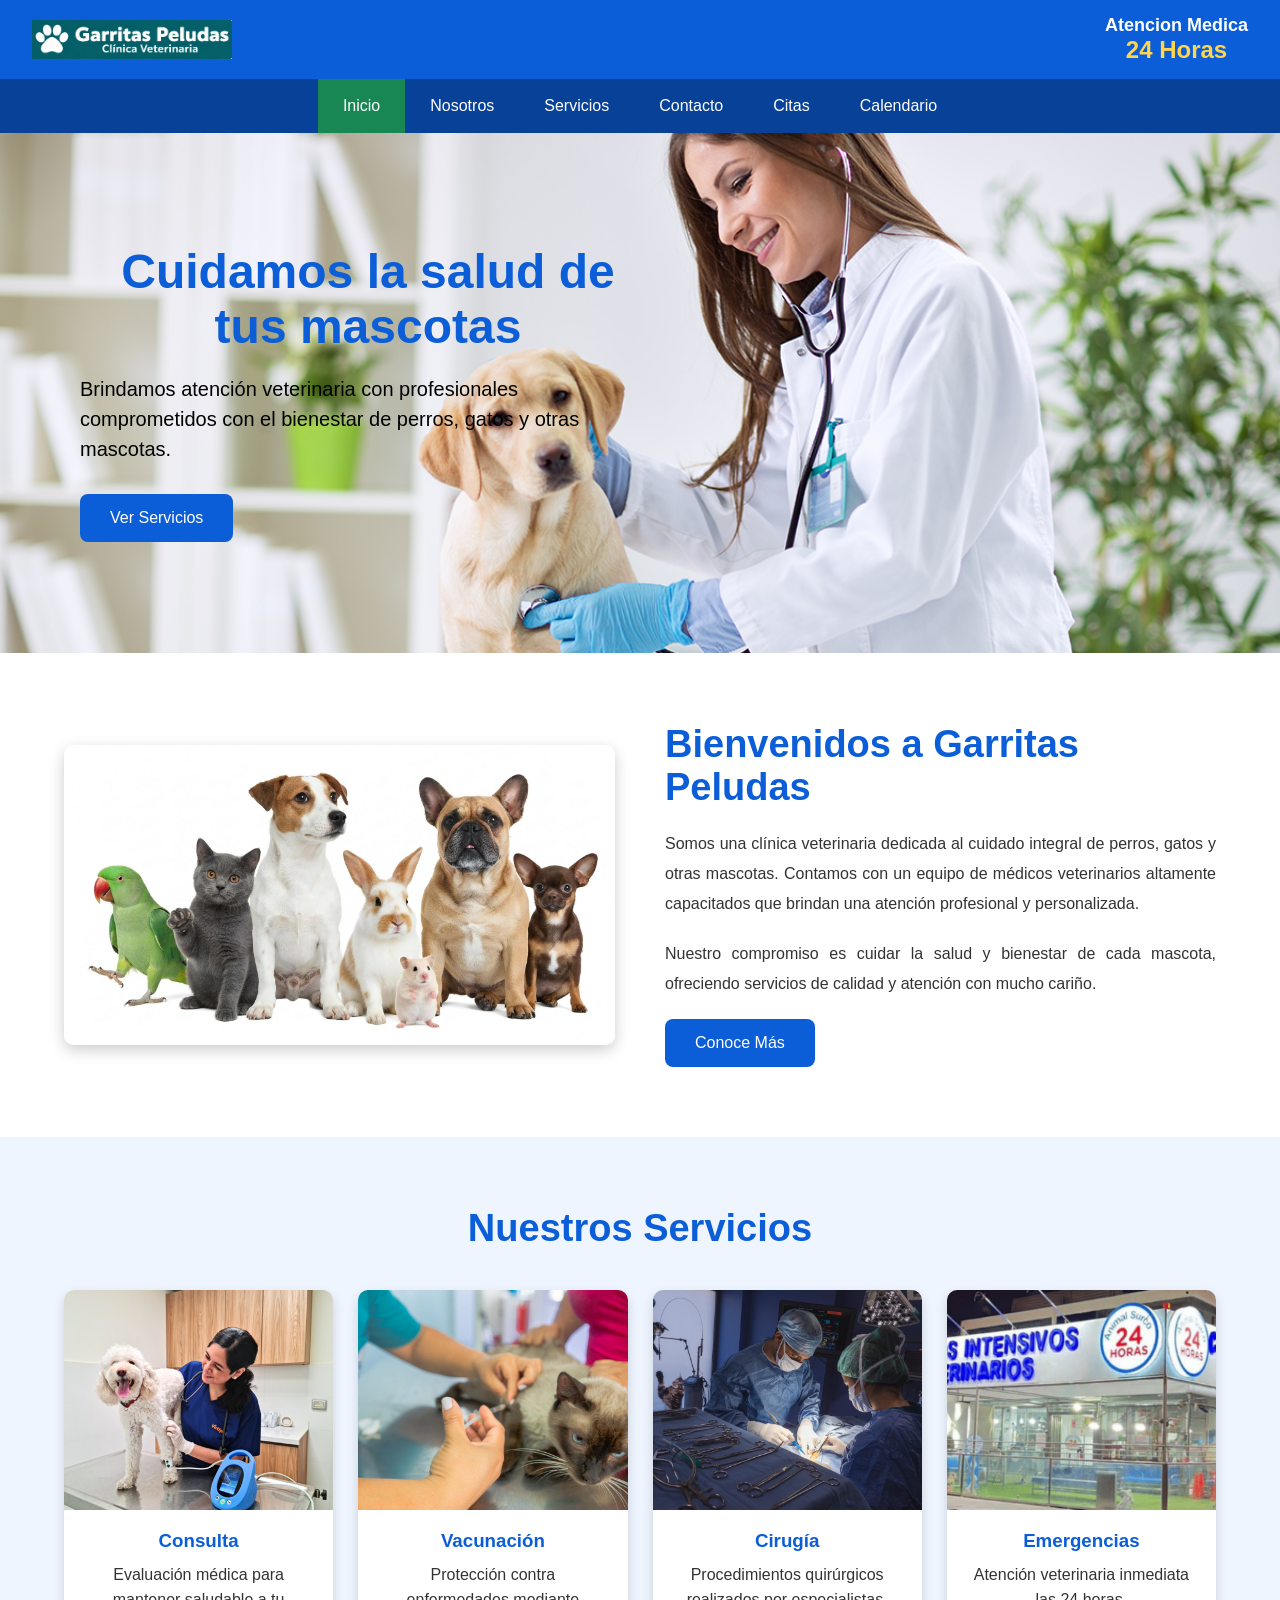
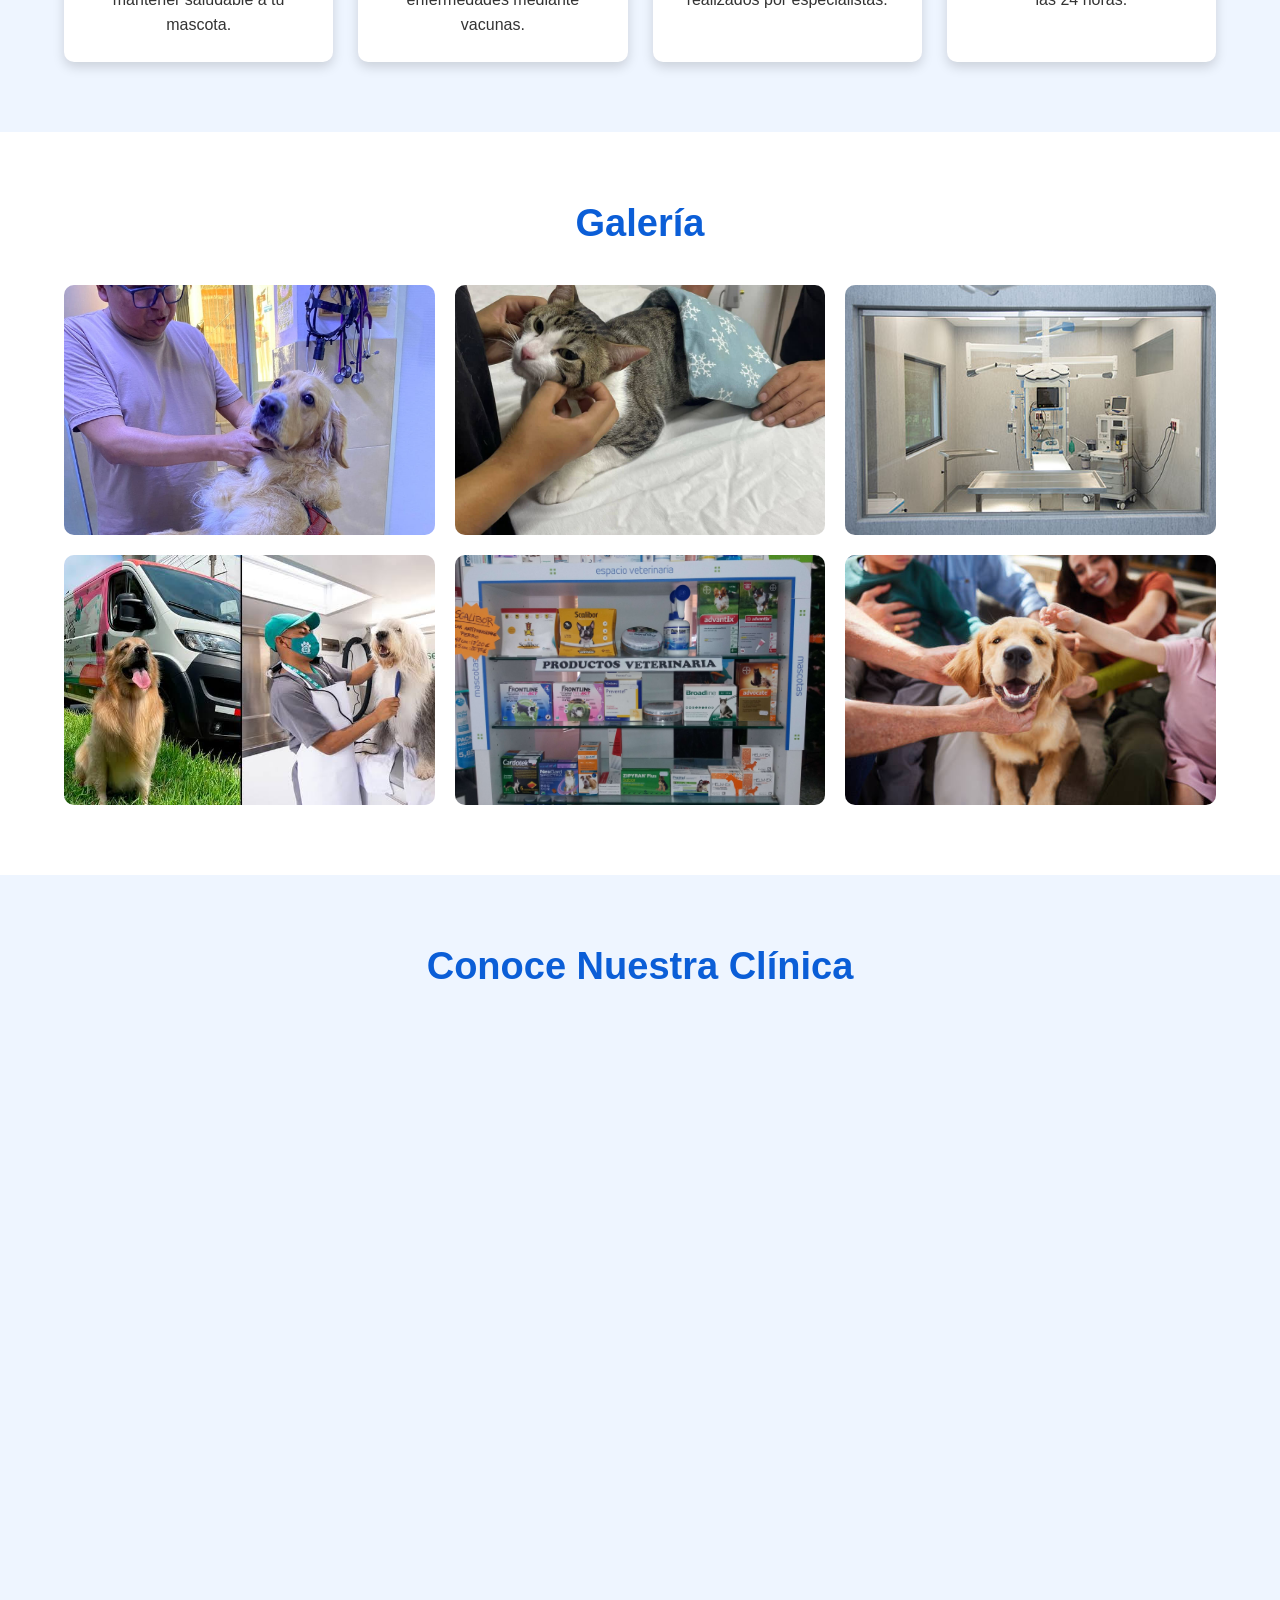
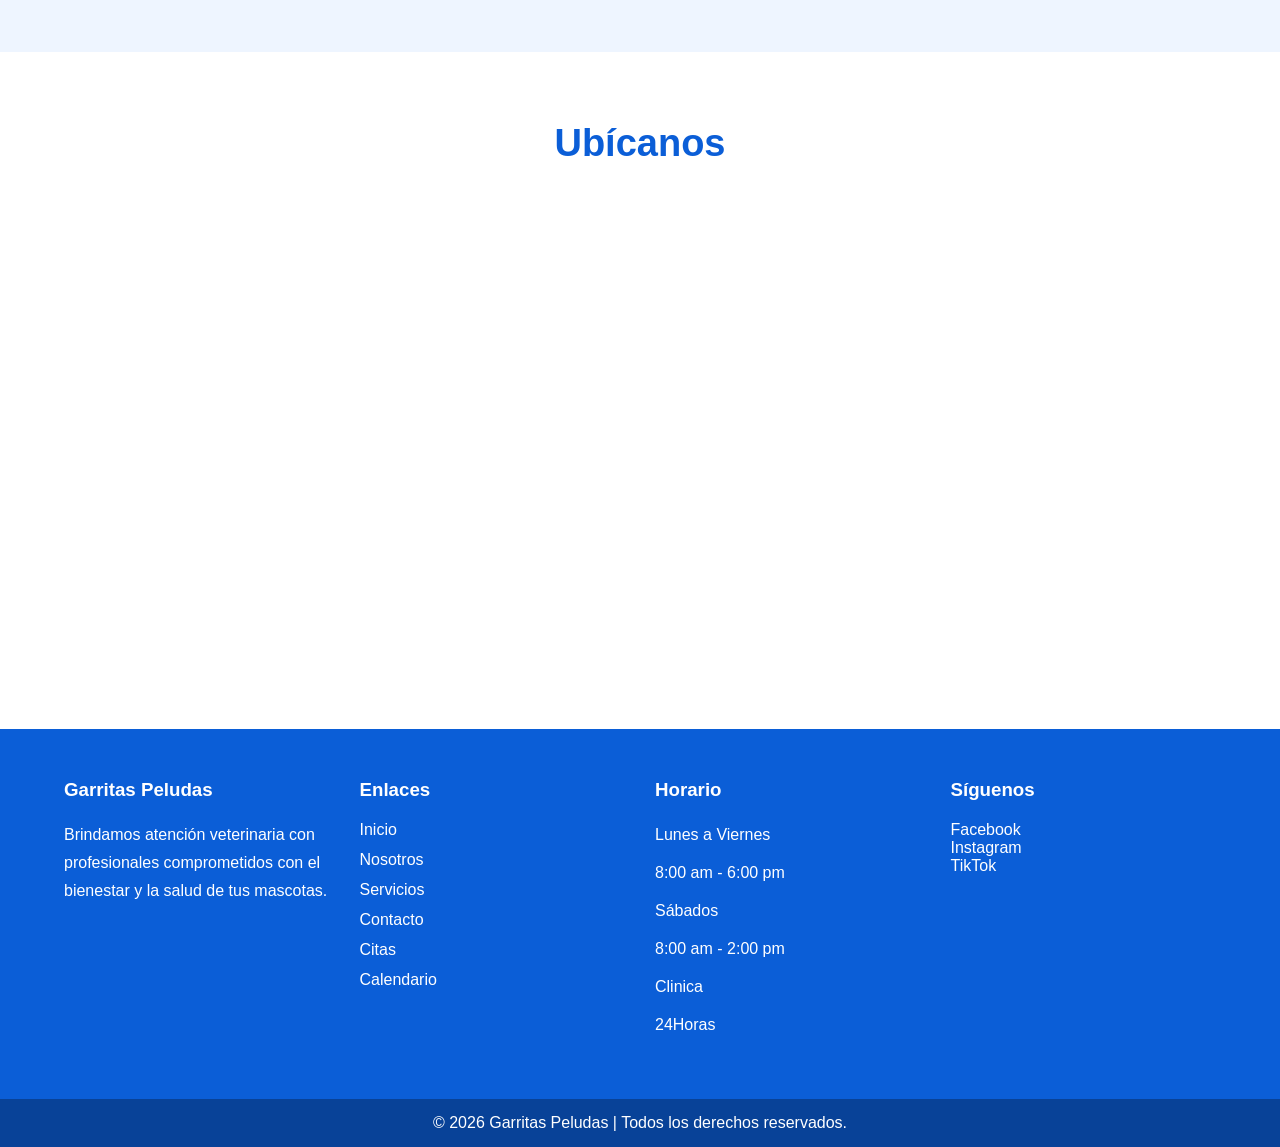
<file: index.html>
<!DOCTYPE html>
<html lang="es">

<head>

    <meta charset="UTF-8">

    <meta name="viewport" content="width=device-width, initial-scale=1.0">

    <title>Garritas Peludas | Clínica Veterinaria</title>

    <link rel="stylesheet" href="css/estilos_index.css">
    <link rel="stylesheet" href="css/estilos_general.css">
    <link rel="stylesheet" href="css/animaciones.css">

</head>

<body>

    <!-- HEADER -->

    <header>

        <div class="contenedor-header">

            <div class="logo">

                <a href="index.html">

                    <img src="img/logo1.png" alt="Garritas Peludas">

                </a>

            </div>

            <div class="atencion">
                <p>Atencion Medica </p>
                <p>24 Horas</p>
            </div>
            <div class="menu-hamburguesa" id="btnMenu">

                ☰

            </div>

        </div>

    </header>

    <!-- MENÚ -->

    <nav id="menu">

        <ul class="menu">

            <li><a href="index.html" class="activo">Inicio</a></li>

            <li><a href="pages/nosotros.html">Nosotros</a></li>
            <li><a href="pages/servicios.html">Servicios</a></li>
            <li><a href="pages/contacto.html">Contacto</a></li>
            <li><a href="pages/cita.html">Citas</a></li>
            <li><a href="pages/calendario.html">Calendario</a></li>

        </ul>

    </nav>

    <!-- CONTENIDO -->

    <main>

        <!-- BANNER -->

        <section id="banner">

            <div class="banner-texto">

                <h2>Cuidamos la salud de tus mascotas</h2>

                <p>

                    Brindamos atención veterinaria con profesionales
                    comprometidos con el bienestar de perros, gatos y otras mascotas.

                </p>

                <a href="pages/servicios.html" class="boton">

                    Ver Servicios

                </a>

            </div>

        </section>

        <!-- BIENVENIDOS -->

        <section id="bienvenida">

            <div class="contenedor">

                <div class="bienvenida-grid">

                    <div class="bienvenida-imagen">

                        <img src="img/bienvenida.jpg" alt="Veterinaria">

                    </div>

                    <div class="bienvenida-texto">

                        <h2>Bienvenidos a Garritas Peludas</h2>

                        <p>
                            Somos una clínica veterinaria dedicada al cuidado integral de
                            perros, gatos y otras mascotas. Contamos con un equipo de
                            médicos veterinarios altamente capacitados que brindan una
                            atención profesional y personalizada.
                        </p>

                        <p>
                            Nuestro compromiso es cuidar la salud y bienestar de cada
                            mascota, ofreciendo servicios de calidad y atención con mucho
                            cariño.
                        </p>

                        <a href="pages/nosotros.html" class="boton">
                            Conoce Más
                        </a>

                    </div>

                </div>

            </div>

        </section>

        <!-- SERVICIOS -->

        <section id="servicios">

            <div class="contenedor">

                <h2>Nuestros Servicios</h2>

                <div class="servicios-grid">

                    <article class="card">

                        <img src="img/consulta.png" alt="Consulta">

                        <h3>Consulta</h3>

                        <p>Evaluación médica para mantener saludable a tu mascota.</p>

                    </article>

                    <article class="card">

                        <img src="img/vacunacion.jpg" alt="Vacunación">

                        <h3>Vacunación</h3>

                        <p>Protección contra enfermedades mediante vacunas.</p>

                    </article>

                    <article class="card">

                        <img src="img/cirugia.jpeg" alt="Cirugía">

                        <h3>Cirugía</h3>

                        <p>Procedimientos quirúrgicos realizados por especialistas.</p>

                    </article>

                    <article class="card">

                        <img src="img/24horas.png" alt="Emergencias">

                        <h3>Emergencias</h3>

                        <p>Atención veterinaria inmediata las 24 horas.</p>

                    </article>

                </div>

            </div>

        </section>

        <!-- GALERÍA -->

        <section id="galeria">

            <div class="contenedor">

                <h2>Galería</h2>

                <div class="galeria-grid">

                    <img src="img/galeria1.jpeg" alt="">
                    <img src="img/galeria2.jpg" alt="">
                    <img src="img/galeria3.jpg" alt="">
                    <img src="img/galeria4.jpg" alt="">
                    <img src="img/galeria5.jpg" alt="">
                    <img src="img/galeria6.jpg" alt="">

                </div>

            </div>

        </section>

        <!-- VIDEO -->

        <section id="video">

            <div class="contenedor">

                <h2>Conoce Nuestra Clínica</h2>


                <iframe title="Video Clínica Veterinaria" allowfullscreen width="560" height="315"
                    src="https://www.youtube.com/embed/4jKb6MflPKk?si=5scPnwEdbNn3qOAX" title="YouTube video player"
                    frameborder="0"
                    allow="accelerometer; autoplay; clipboard-write; encrypted-media; gyroscope; picture-in-picture; web-share"
                    referrerpolicy="strict-origin-when-cross-origin" allowfullscreen></iframe>

            </div>

        </section>

        <!-- MAPA -->

        <section id="mapa">

            <div class="contenedor">

                <h2>Ubícanos</h2>

                <iframe
                    src="https://www.google.com/maps/embed?pb=!1m18!1m12!1m3!1d7802.646874086674!2d-77.01477752821229!3d-12.089996142963217!2m3!1f0!2f0!3f0!3m2!1i1024!2i768!4f13.1!3m3!1m2!1s0x9105c7d25b5c9fff%3A0x12df4ed8512610d9!2sAv.%20Javier%20Prado%20Este%201234%2C%20San%20Isidro%2015036!5e0!3m2!1ses-419!2spe!4v1784521229875!5m2!1ses-419!2spe"
                    width="600" height="450" style="border:0;" allowfullscreen="" loading="lazy"
                    referrerpolicy="strict-origin-when-cross-origin" allowfullscreen="" loading="lazy">

                </iframe>

            </div>

        </section>
    </main>

    <!-- FOOTER -->

    <footer>

        <div class="contenedor-footer">

            <div class="footer-columna">

                <h3>Garritas Peludas</h3>

                <p>
                    Brindamos atención veterinaria con profesionales
                    comprometidos con el bienestar y la salud de tus mascotas.
                </p>

            </div>

            <div class="footer-columna">

                <h3>Enlaces</h3>

                <ul>

                    <li><a href="index.html" class="activo">Inicio</a></li>

                    <li><a href="pages/nosotros.html">Nosotros</a></li>

                    <li><a href="pages/servicios.html">Servicios</a></li>
                     <li><a href="pages/contacto.html">Contacto</a></li>
                    <li><a href="pages/cita.html">Citas</a></li>
                    <li><a href="pages/calendario.html">Calendario</a></li>
                   


                </ul>

            </div>

            <div class="footer-columna">

                <h3>Horario</h3>

                <p>Lunes a Viernes</p>

                <p>8:00 am - 6:00 pm</p>

                <p>Sábados</p>

                <p>8:00 am - 2:00 pm</p>

                <p>Clinica</p>

                <p>24Horas</p>

            </div>

            <div class="footer-columna">

                <h3>Síguenos</h3>

                <a href="#">Facebook</a><br>

                <a href="#">Instagram</a><br>

                <a href="#">TikTok</a>

            </div>

        </div>

        <div class="copy">

            <p>

                © 2026 Garritas Peludas | Todos los derechos reservados.

            </p>

        </div>

    </footer>

    <script src="js/menu.js"></script>

</body>

</html>
</file>
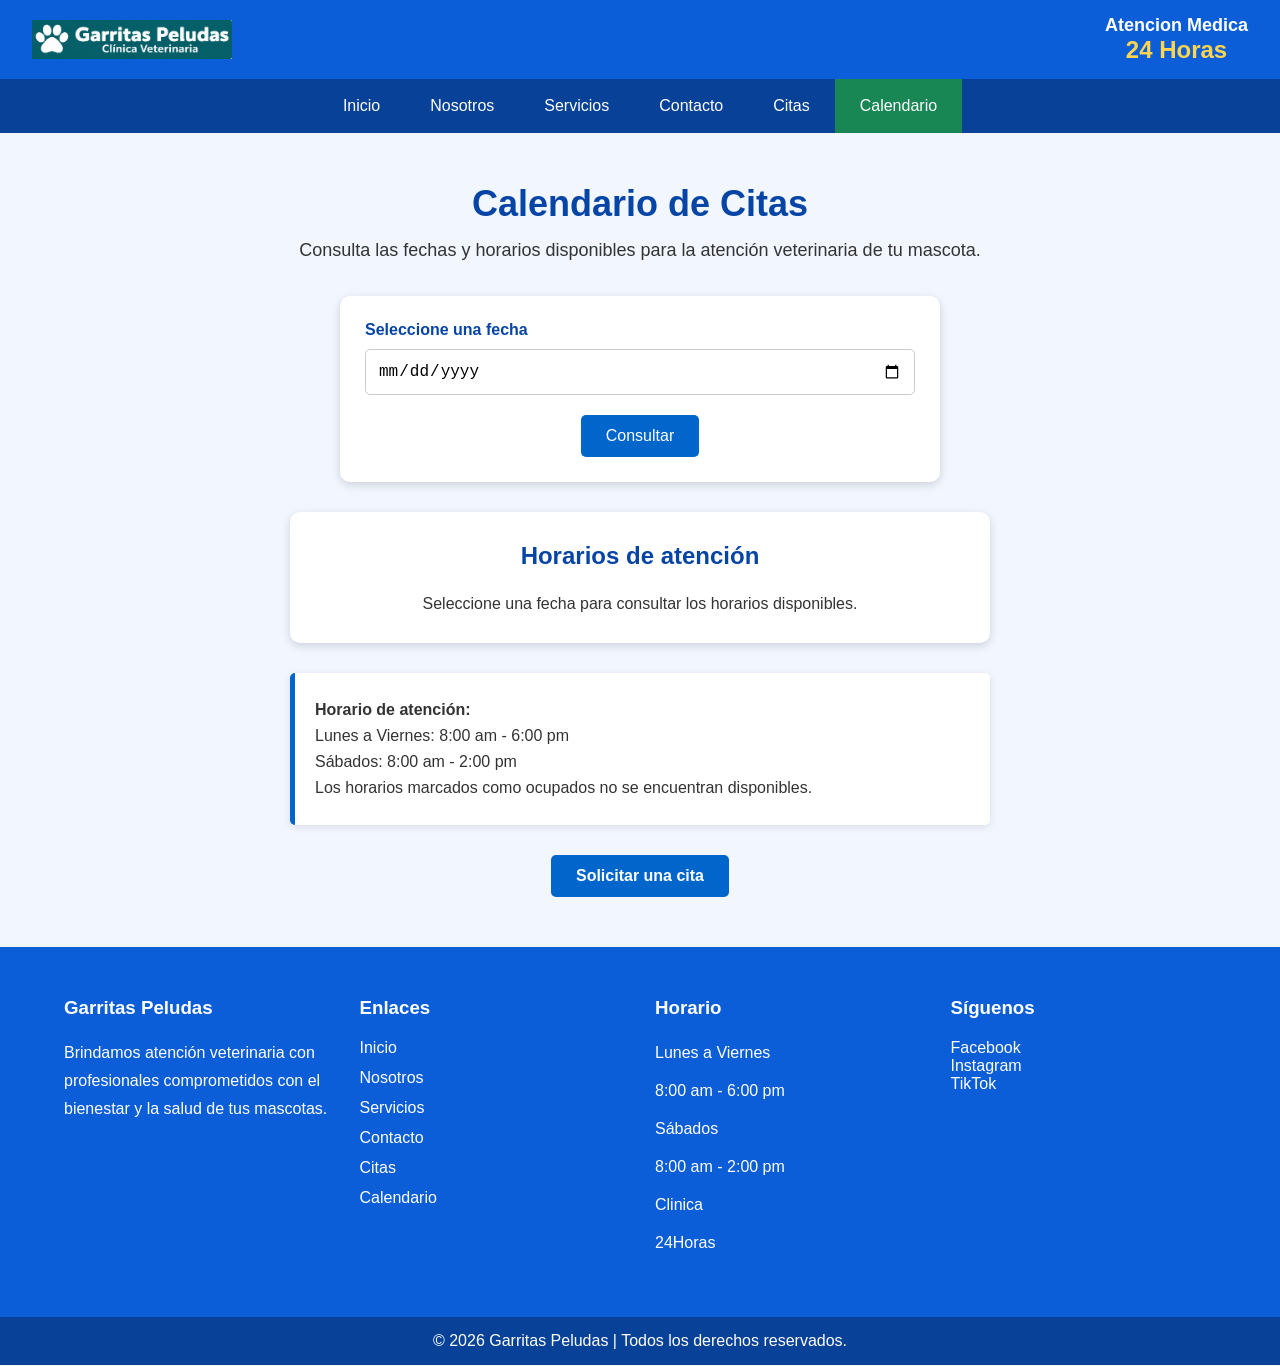
<file: pages/calendario.html>
<!DOCTYPE html>
<html lang="es">

<head>
    <meta charset="UTF-8">
    <meta name="viewport" content="width=device-width, initial-scale=1.0">

    <title>Garritas Peludas | Calendario de Citas</title>

    <link rel="stylesheet" href="../css/estilos_calendario.css">
    <link rel="stylesheet" href="../css/estilos_general.css">
    <link rel="stylesheet" href="../css/animaciones.css">
</head>

<body>

    <!-- HEADER -->

    <header>

        <div class="contenedor-header">

            <div class="logo">

                <a href="../index.html">

                    <img src="../img/logo1.png" alt="Garritas Peludas">

                </a>

            </div>

            <div class="atencion">

                <p>Atencion Medica</p>

                <p>24 Horas</p>

            </div>

            <div class="menu-hamburguesa" id="btnMenu">

                ☰

            </div>

        </div>

    </header>


    <!-- MENÚ -->

    <nav id="menu">

        <ul class="menu">

            <li><a href="../index.html">Inicio</a></li>
            <li><a href="../pages/nosotros.html">Nosotros</a></li>
            <li><a href="../pages/servicios.html">Servicios</a></li>
            <li><a href="../pages/contacto.html">Contacto</a></li>
            <li><a href="../pages/cita.html">Citas</a></li>
            <li><a href="../pages/calendario.html" class="activo">Calendario</a></li>

        </ul>

    </nav>


    <!-- CONTENIDO PRINCIPAL -->

    <main>

        <section id="calendario">

            <div class="contenedor">

                <h2>Calendario de Citas</h2>

                <p>
                    Consulta las fechas y horarios disponibles para
                    la atención veterinaria de tu mascota.
                </p>


                <!-- CONSULTA DE FECHA -->

                <div class="consulta-fecha">

                    <label for="fechaConsulta">
                        Seleccione una fecha
                    </label>

                    <input type="date" id="fechaConsulta">

                    <input type="button" value="Consultar" onclick="mostrarCitas()">

                </div>


                <!-- RESULTADO -->

                <div id="resultadoCalendario">

                    <h3>Horarios de atención</h3>

                    <div id="listaHorarios">

                        <p>
                            Seleccione una fecha para consultar
                            los horarios disponibles.
                        </p>

                    </div>

                </div>


                <!-- INFORMACIÓN -->

                <div class="informacion-calendario">

                    <p>
                        <strong>Horario de atención:</strong>
                    </p>

                    <p>
                        Lunes a Viernes: 8:00 am - 6:00 pm
                    </p>

                    <p>
                        Sábados: 8:00 am - 2:00 pm
                    </p>

                    <p>
                        Los horarios marcados como ocupados
                        no se encuentran disponibles.
                    </p>

                </div>


                <!-- BOTÓN PARA SOLICITAR CITA -->

                <div class="boton-cita">

                    <a href="../pages/cita.html">
                        Solicitar una cita
                    </a>

                </div>

            </div>

        </section>

    </main>


    <!-- FOOTER -->

    <footer>

        <div class="contenedor-footer">


            <div class="footer-columna">

                <h3>Garritas Peludas</h3>

                <p>
                    Brindamos atención veterinaria con profesionales
                    comprometidos con el bienestar y la salud de tus mascotas.
                </p>

            </div>


            <div class="footer-columna">

                <h3>Enlaces</h3>

                <ul>

                    <li>
                        <a href="../index.html">
                            Inicio
                        </a>
                    </li>

                    <li>
                        <a href="../pages/nosotros.html">
                            Nosotros
                        </a>
                    </li>

                    <li>
                        <a href="../pages/servicios.html">
                            Servicios
                        </a>
                    </li>

                    <li>
                        <a href="../pages/contacto.html">
                            Contacto
                        </a>
                    </li>

                    <li>
                        <a href="../pages/cita.html">
                            Citas
                        </a>
                    </li>

                    <li>
                        <a href="../pages/calendario.html">
                            Calendario
                        </a>
                    </li>

                </ul>

            </div>


            <div class="footer-columna">

                <h3>Horario</h3>

                <p>
                    Lunes a Viernes
                </p>

                <p>
                    8:00 am - 6:00 pm
                </p>

                <p>
                    Sábados
                </p>

                <p>
                    8:00 am - 2:00 pm
                </p>

                <p>
                    Clinica
                </p>

                <p>
                    24Horas
                </p>

            </div>


            <div class="footer-columna">

                <h3>Síguenos</h3>

                <a href="#">
                    Facebook
                </a>

                <br>

                <a href="#">
                    Instagram
                </a>

                <br>

                <a href="#">
                    TikTok
                </a>

            </div>

        </div>


        <div class="copy">

            <p>
                © 2026 Garritas Peludas | Todos los derechos reservados.
            </p>

        </div>

    </footer>


    <script src="../js/menu.js"></script>
    <script src="../js/calendario.js"></script>

</body>

</html>
</file>
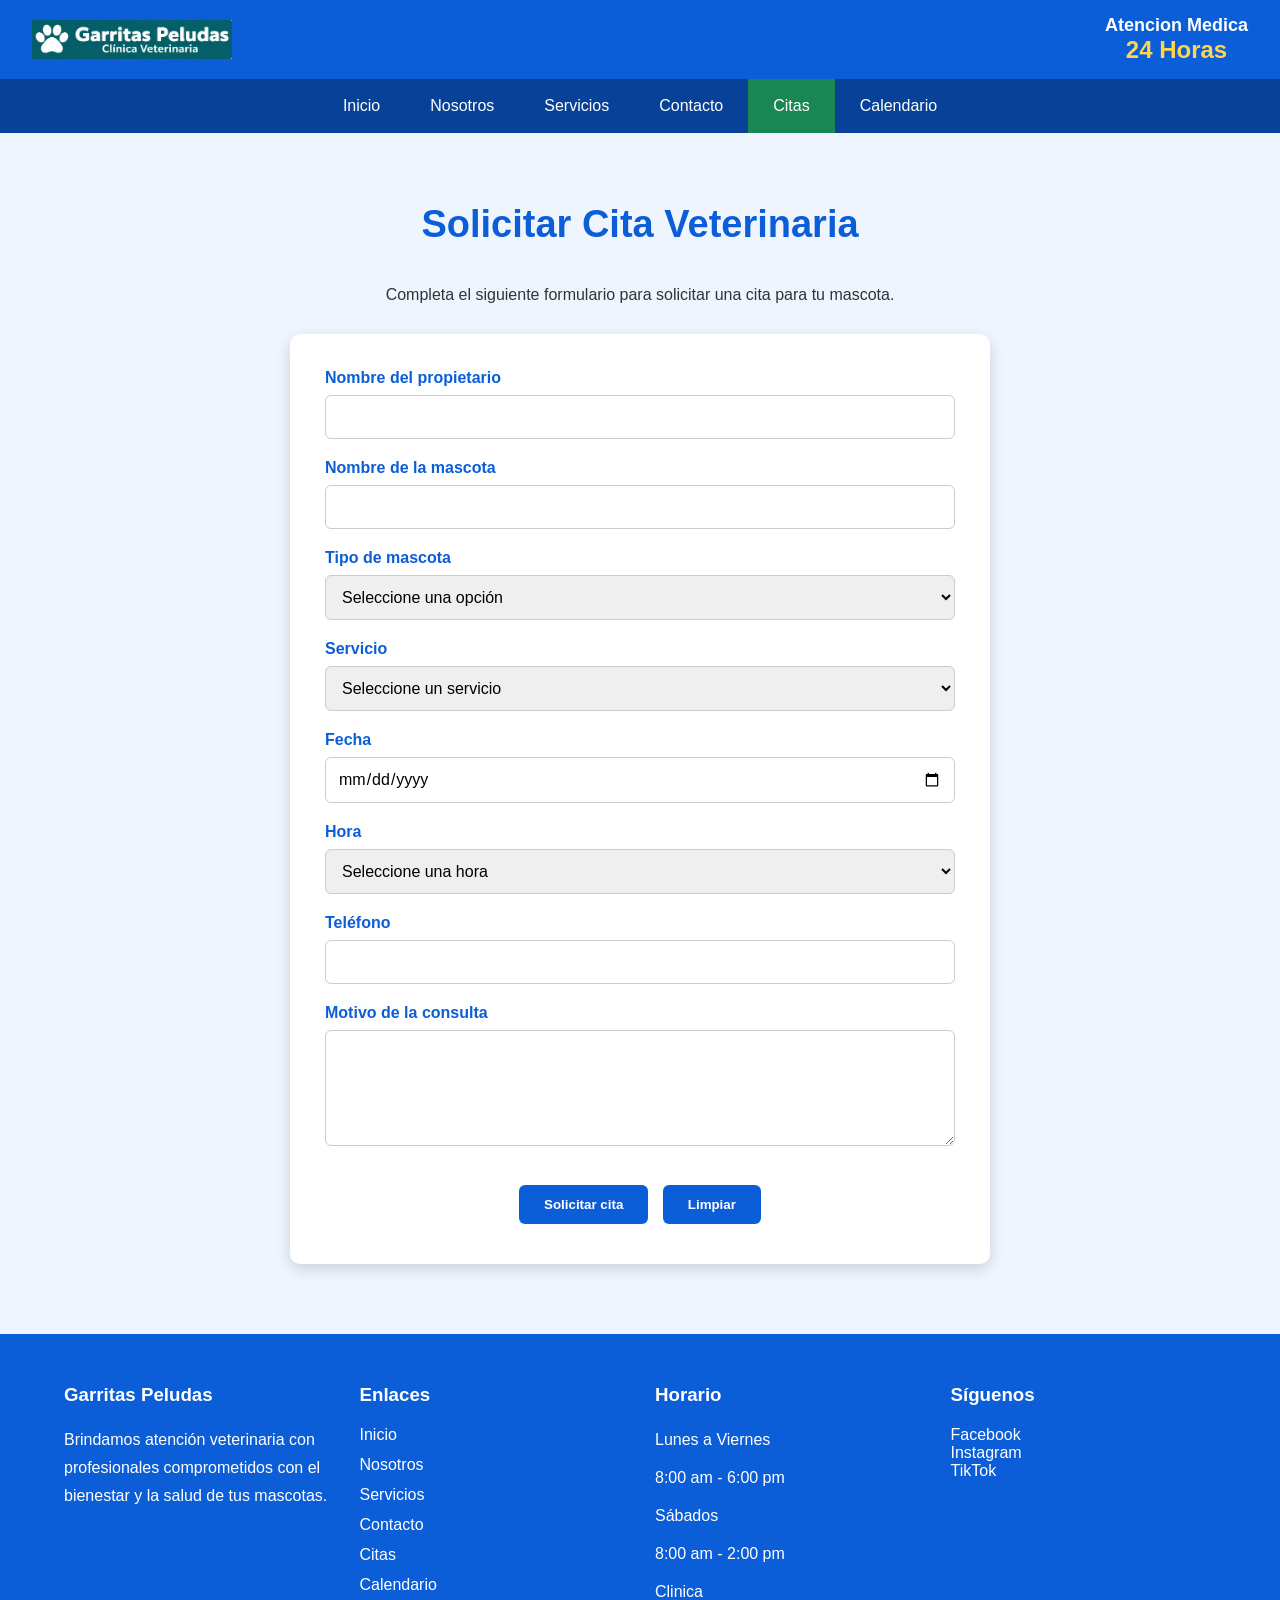
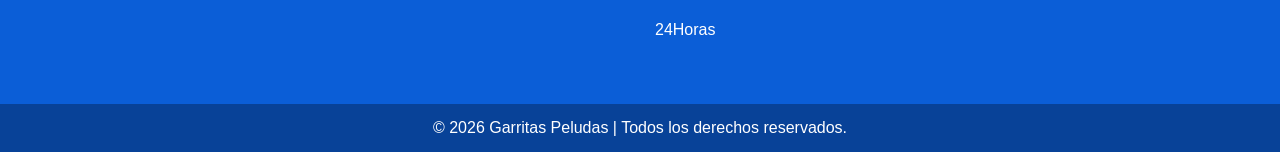
<file: pages/cita.html>
<!DOCTYPE html>
<html lang="es">

<head>
    <meta charset="UTF-8">
    <meta name="viewport" content="width=device-width, initial-scale=1.0">
    <title>Garritas Peludas | Solicitar Cita</title>
    <link rel="stylesheet" href="../css/estilos_cita.css">
    <link rel="stylesheet" href="../css/estilos_general.css">
    <link rel="stylesheet" href="../css/animaciones.css">
</head>

<body>

    <!-- HEADER -->
    <header>
        <div class="contenedor-header">
            <div class="logo">
                <a href="../index.html">
                    <img src="../img/logo1.png" alt="Garritas Peludas">
                </a>
            </div>
            <div class="atencion">
                <p>Atencion Medica </p>
                <p>24 Horas</p>
            </div>
            <div class="menu-hamburguesa" id="btnMenu">
                ☰
            </div>
        </div>
    </header>

    <!-- MENÚ -->
    <nav id="menu">
        <ul class="menu">
            <li><a href="../index.html">Inicio</a></li>
            <li><a href="../pages/nosotros.html">Nosotros</a></li>
            <li><a href="../pages/servicios.html">Servicios</a></li>
            <li><a href="../pages/contacto.html">Contacto</a></li>
            <li><a href="../pages/cita.html" class="activo">Citas</a></li>
            <li><a href="../pages/calendario.html">Calendario</a></li>
        </ul>
    </nav>

    <!-- CONTENIDO -->
    <main>
        <section id="cita">
            <div class="contenedor">
                <h2>Solicitar Cita Veterinaria</h2>
                <p>Completa el siguiente formulario para solicitar una cita para tu mascota.</p>
                <form id="formulario-cita">
                    <label for="propietario">Nombre del propietario</label>

                    <input type="text" id="propietario">
                    <label for="mascota">Nombre de la mascota</label>

                    <input type="text" id="mascota">

                    <label for="tipoMascota">Tipo de mascota</label>

                    <select id="tipoMascota">
                        <option value="">Seleccione una opción</option>
                        <option value="Perro">Perro</option>
                        <option value="Gato">Gato</option>
                        <option value="Ave">Ave</option>
                        <option value="Otro">Otro</option>
                    </select>

                    <label for="servicio">Servicio</label>

                    <select id="servicio">
                        <option value="">Seleccione un servicio</option>
                        <option value="Consulta Veterinaria">Consulta Veterinaria</option>
                        <option value="Vacunación">Vacunación </option>
                        <option value="Cirugía">Cirugía</option>
                        <option value="Desparasitación">Desparasitación</option>
                        <option value="Baño y Peluquería">Baño y Peluquería</option>
                        <option value="Farmacia Veterinaria">Farmacia Veterinaria</option>
                    </select>

                    <label for="fecha">Fecha</label>
                    <input type="date" id="fecha">

                    <label for="hora">Hora</label>
                    <select id="hora">
                        <option value="">Seleccione una hora</option>
                        <option value="08:00">08:00</option>
                        <option value="09:00">09:00</option>
                        <option value="10:00">10:00</option>
                        <option value="11:00">11:00</option>
                        <option value="12:00">12:00</option>
                        <option value="14:00">14:00</option>
                        <option value="15:00">15:00</option>
                        <option value="16:00">16:00</option>
                        <option value="17:00">17:00</option>
                    </select>

                    <label for="telefono">Teléfono</label>

                    <input type="text" id="telefono">

                    <label for="motivo">Motivo de la consulta</label>

                    <textarea id="motivo" rows="5"></textarea>

                    <div class="botones">
                        <input type="button" value="Solicitar cita" onclick="procesar()">
                        <input type="reset" value="Limpiar">
                    </div>
                </form>
                <div id="resultado" class="modal">

                    <div class="modal-contenido">

                        <h3 id="tituloResultado"></h3>

                        <p id="mensajeResultado"></p>

                        <button type="button" onclick="cerrarResultado()">
                            Cerrar
                        </button>

                    </div>

                </div>
        </section>
    </main>
    <!-- FOOTER -->

    <footer>

        <div class="contenedor-footer">
            <div class="footer-columna">
                <h3>Garritas Peludas</h3>
                <p>
                    Brindamos atención veterinaria con profesionales
                    comprometidos con el bienestar y la salud de tus mascotas.
                </p>

            </div>

            <div class="footer-columna">

                <h3>Enlaces</h3>

                <ul>
                    <li><a href="../index.html">Inicio</a></li>
                    <li><a href="../pages/nosotros.html">Nosotros</a></li>
                    <li><a href="../pages/servicios.html">Servicios</a></li>
                    <li><a href="../pages/contacto.html">Contacto</a></li>
                    <li><a href="../pages/cita.html">Citas</a></li>
                    <li><a href="../pages/calendario.html">Calendario</a></li>
                </ul>

            </div>

            <div class="footer-columna">

                <h3>Horario</h3>

                <p>Lunes a Viernes</p>

                <p>8:00 am - 6:00 pm</p>

                <p>Sábados</p>

                <p>8:00 am - 2:00 pm</p>

                <p>Clinica</p>

                <p>24Horas</p>

            </div>

            <div class="footer-columna">

                <h3>Síguenos</h3>

                <a href="#">Facebook</a><br>

                <a href="#">Instagram</a><br>

                <a href="#">TikTok</a>

            </div>

        </div>

        <div class="copy">

            <p>

                © 2026 Garritas Peludas | Todos los derechos reservados.

            </p>

        </div>

    </footer>

    <script src="../js/menu.js"></script>
    <script src="../js/cita.js"></script>
</body>

</html>
</file>
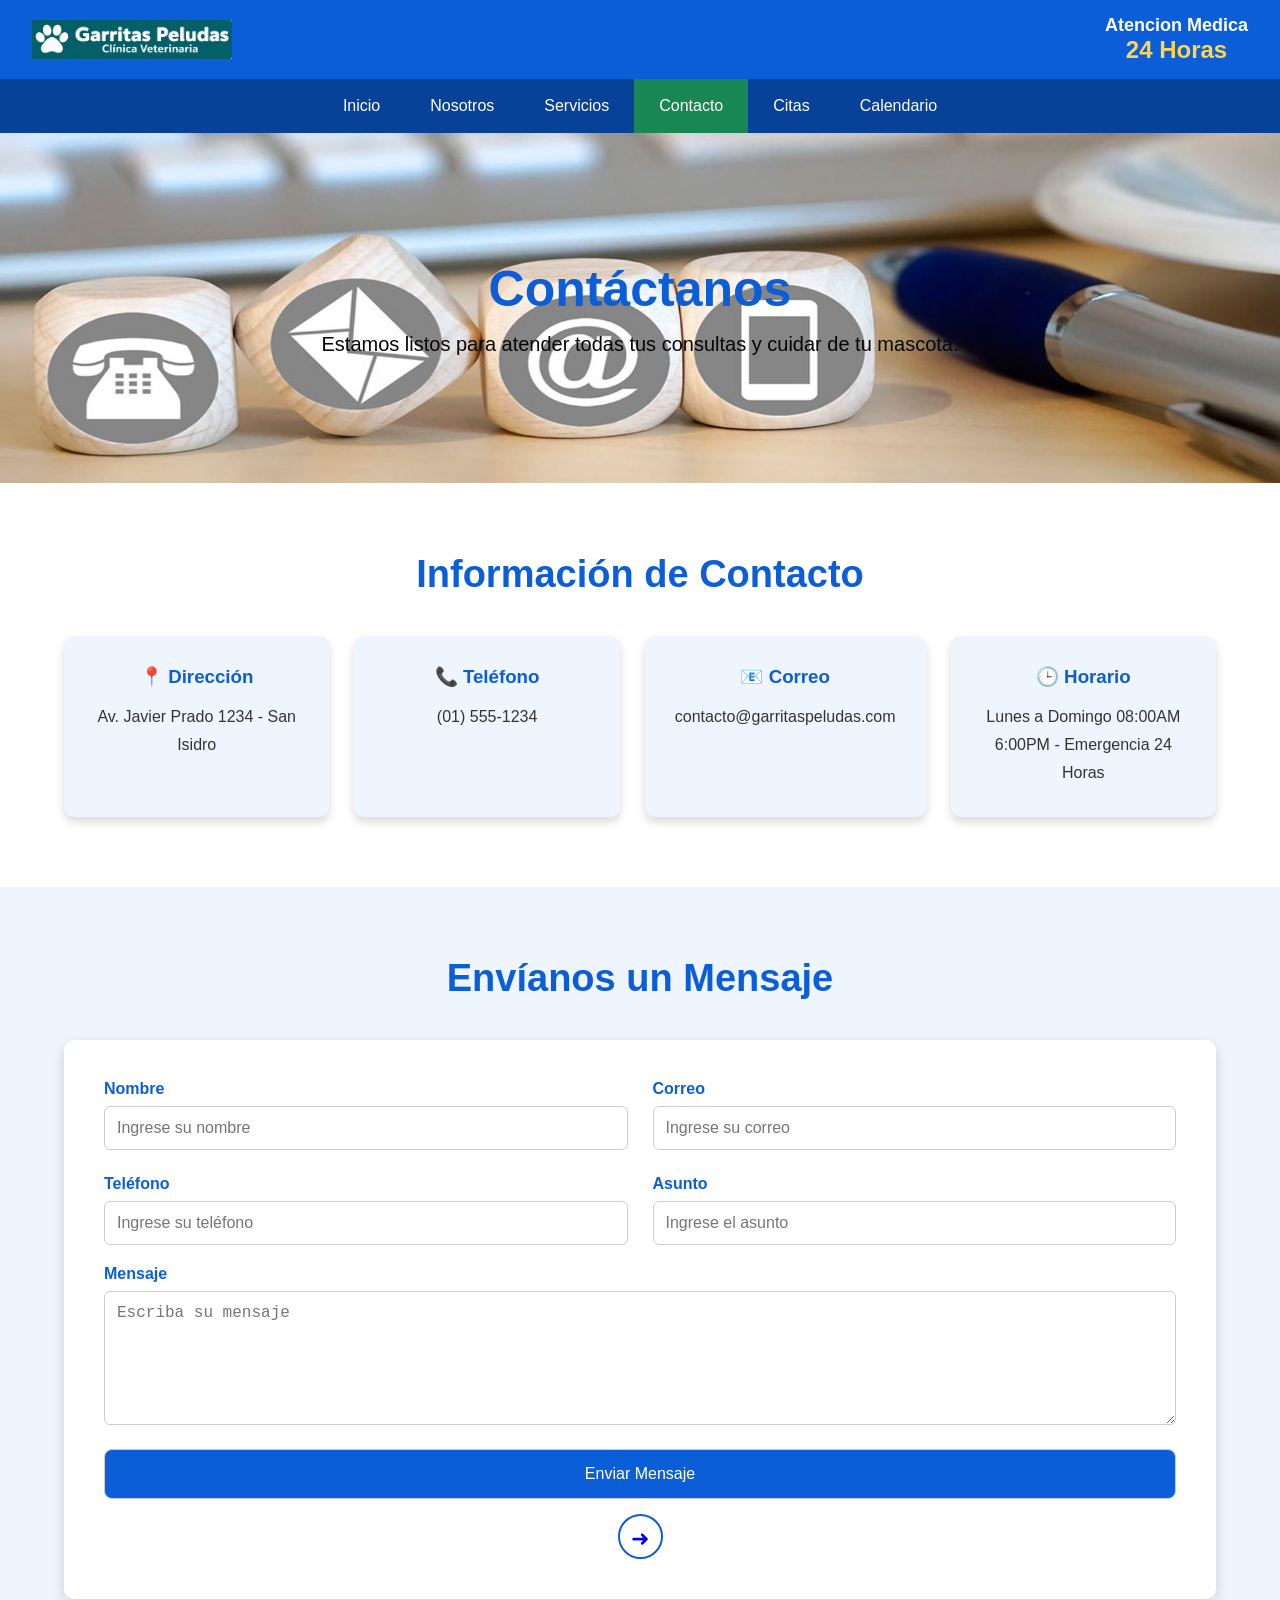
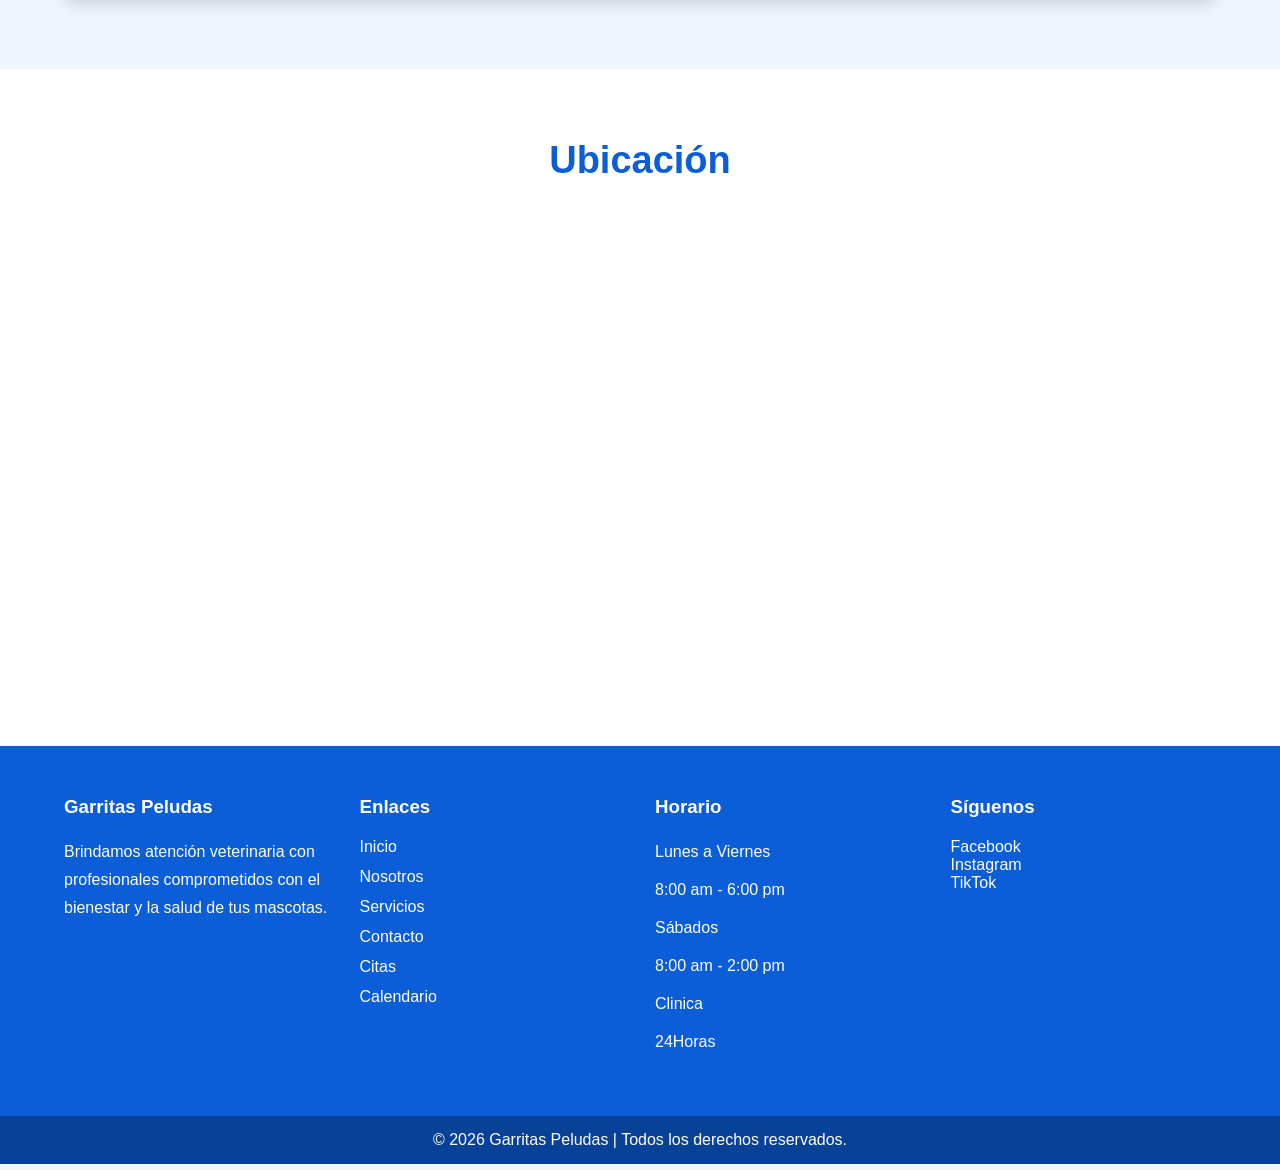
<file: pages/contacto.html>
<!DOCTYPE html>
<html lang="es">

<head>

    <meta charset="UTF-8">

    <meta name="viewport" content="width=device-width, initial-scale=1.0">

    <title>Garritas Peludas | Clínica Veterinaria</title>

    <link rel="stylesheet" href="../css/estilos_contacto.css">
    <link rel="stylesheet" href="../css/estilos_general.css">
    <link rel="stylesheet" href="../css/animaciones.css">

</head>

<body>

    <!-- HEADER -->

    <header>

        <div class="contenedor-header">

            <div class="logo">

                <a href="../index.html">

                    <img src="../img/logo1.png" alt="Garritas Peludas">

                </a>

            </div>

            <div class="atencion">
                <p>Atencion Medica </p>
                <p>24 Horas</p>
            </div>
            <div class="menu-hamburguesa" id="btnMenu">

                ☰

            </div>

        </div>

    </header>

    <!-- MENÚ -->

    <nav id="menu">

        <ul class="menu">

            <li><a href="../index.html">Inicio</a></li>
            <li><a href="../pages/nosotros.html">Nosotros</a></li>
            <li><a href="../pages/servicios.html">Servicios</a></li>
            <li><a href="../pages/contacto.html" class="activo">Contacto</a></li>
            <li><a href="../pages/cita.html">Citas</a></li>
            <li><a href="../pages/calendario.html">Calendario</a></li>
        </ul>

    </nav>

    <!-- CONTENIDO -->

    <main>

        <!-- Banner -->

        <section id="banner-contacto">

            <div class="banner-texto">

                <h2>Contáctanos</h2>

                <p>
                    Estamos listos para atender todas tus consultas y cuidar de tu mascota.
                </p>

            </div>

        </section>

        <!-- Información -->

        <section id="informacion">

            <div class="contenedor">

                <h2>Información de Contacto</h2>

                <div class="info-grid">

                    <article class="info">

                        <h3>📍 Dirección</h3>

                        <p>Av. Javier Prado 1234 - San Isidro</p>

                    </article>

                    <article class="info">

                        <h3>📞 Teléfono</h3>

                        <p>(01) 555-1234</p>

                    </article>

                    <article class="info">

                        <h3>📧 Correo</h3>

                        <p>contacto@garritaspeludas.com</p>

                    </article>

                    <article class="info">

                        <h3>🕒 Horario</h3>

                        <p>Lunes a Domingo 08:00AM 6:00PM - Emergencia 24 Horas</p>

                    </article>

                </div>

            </div>

        </section>

        <!-- Formulario -->

        <section id="formulario">

            <div class="contenedor">

                <h2>Envíanos un Mensaje</h2>

                <form id="formulario-contacto">

                    <div class="form-grid">

                        <div>

                            <label for="txtNombre">Nombre</label>

                            <input type="text" id="txtNombre" placeholder="Ingrese su nombre">

                        </div>

                        <div>

                            <label for="txtCorreo">Correo</label>

                            <input type="email" id="txtCorreo" placeholder="Ingrese su correo">

                        </div>

                        <div>

                            <label for="txtTelefono">Teléfono</label>

                            <input type="tel" id="txtTelefono" placeholder="Ingrese su teléfono">

                        </div>

                        <div>

                            <label for="txtAsunto">Asunto</label>

                            <input type="text" id="txtAsunto" placeholder="Ingrese el asunto">

                        </div>

                    </div>

                    <label for="txtMensaje">Mensaje</label>

                    <textarea id="txtMensaje" rows="6" placeholder="Escriba su mensaje"></textarea>

                    <input class="boton" type="button" value="Enviar Mensaje" onclick="procesarContacto()">
                    <a href="../pages/mensajes.html" class="boton-mensajes" title="Ver mensajes recibidos">
                        ➜
                    </a>
                </form>

            </div>


            <!-- MODAL -->

            <div id="resultado" class="modal">

                <div class="modal-contenido">

                    <h3 id="tituloResultado"></h3>

                    <p id="mensajeResultado"></p>

                    <button type="button" onclick="cerrarResultado()">
                        Cerrar
                    </button>

                </div>

            </div>

        </section>

        <!-- Mapa -->

        <section id="mapa">

            <div class="contenedor">

                <h2>Ubicación</h2>
                <iframe
                    src="https://www.google.com/maps/embed?pb=!1m18!1m12!1m3!1d7802.646874086674!2d-77.01477752821229!3d-12.089996142963217!2m3!1f0!2f0!3f0!3m2!1i1024!2i768!4f13.1!3m3!1m2!1s0x9105c7d25b5c9fff%3A0x12df4ed8512610d9!2sAv.%20Javier%20Prado%20Este%201234%2C%20San%20Isidro%2015036!5e0!3m2!1ses-419!2spe!4v1784521229875!5m2!1ses-419!2spe"
                    width="600" height="450" style="border:0;" allowfullscreen="" loading="lazy"
                    referrerpolicy="strict-origin-when-cross-origin" allowfullscreen="" loading="lazy">

                </iframe>

            </div>

        </section>

    </main>
    <!-- FOOTER -->

    <footer>

        <div class="contenedor-footer">

            <div class="footer-columna">

                <h3>Garritas Peludas</h3>

                <p>
                    Brindamos atención veterinaria con profesionales
                    comprometidos con el bienestar y la salud de tus mascotas.
                </p>

            </div>

            <div class="footer-columna">

                <h3>Enlaces</h3>

                <ul>

                    <li><a href="../index.html">Inicio</a></li>

                    <li><a href="../pages/nosotros.html">Nosotros</a></li>

                    <li><a href="../pages/servicios.html">Servicios</a></li>

                    <li><a href="../pages/contacto.html">Contacto</a></li>
                    <li><a href="../pages/cita.html">Citas</a></li>
                    <li><a href="../pages/calendario.html">Calendario</a></li>
                </ul>

            </div>

            <div class="footer-columna">

                <h3>Horario</h3>

                <p>Lunes a Viernes</p>

                <p>8:00 am - 6:00 pm</p>

                <p>Sábados</p>

                <p>8:00 am - 2:00 pm</p>

                <p>Clinica</p>

                <p>24Horas</p>

            </div>

            <div class="footer-columna">

                <h3>Síguenos</h3>

                <a href="#">Facebook</a><br>

                <a href="#">Instagram</a><br>

                <a href="#">TikTok</a>

            </div>

        </div>

        <div class="copy">

            <p>

                © 2026 Garritas Peludas | Todos los derechos reservados.

            </p>

        </div>

    </footer>

    <script src="../js/menu.js"></script>
    <script src="../js/contacto.js"></script>

</body>

</html>
</file>
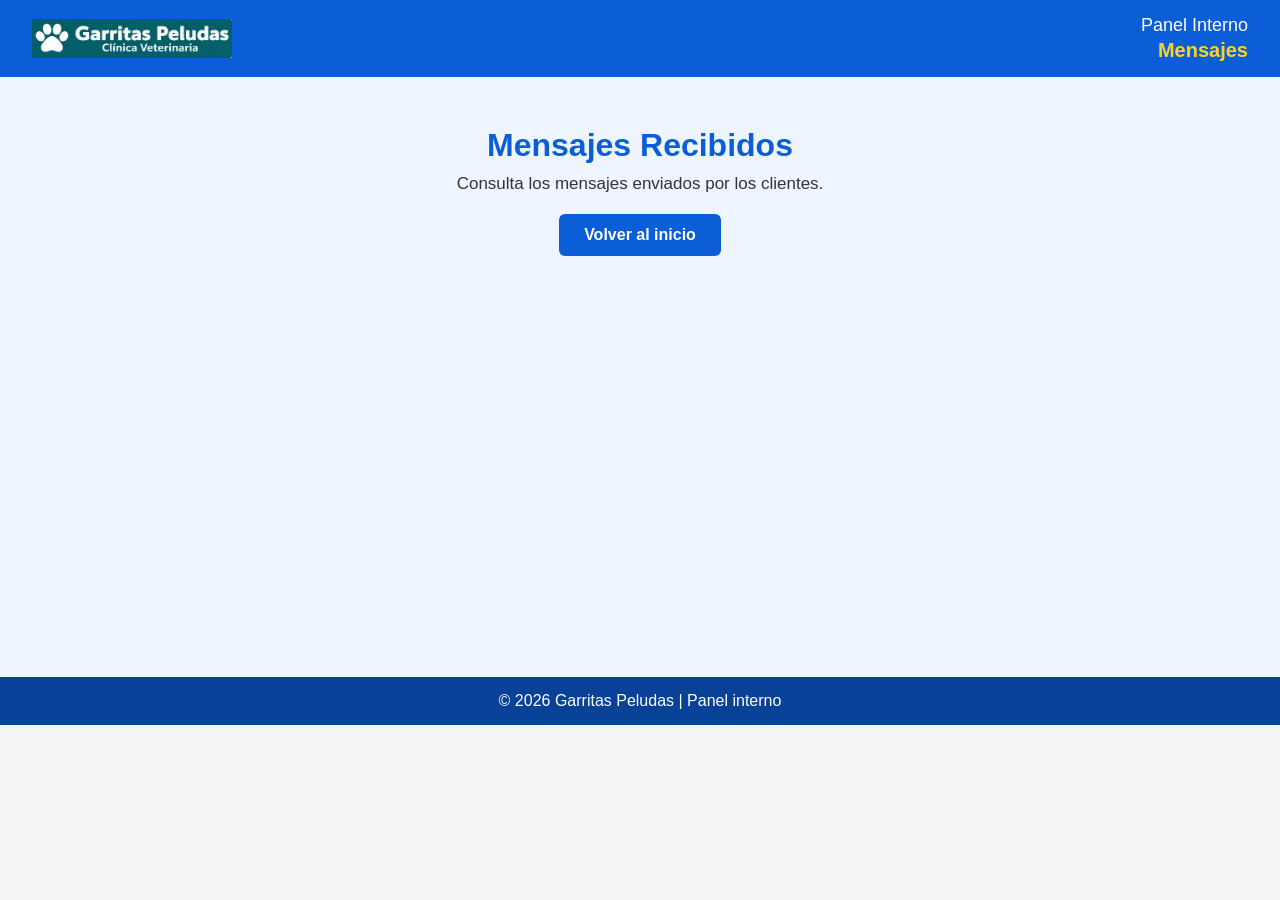
<file: pages/mensajes.html>
<!DOCTYPE html>
<html lang="es">

<head>

    <meta charset="UTF-8">

    <meta name="viewport" content="width=device-width, initial-scale=1.0">

    <title>Garritas Peludas | Mensajes</title>

    <link rel="stylesheet" href="../css/estilos_general.css">
    <link rel="stylesheet" href="../css/estilos_mensajes.css">
    <link rel="stylesheet" href="../css/animaciones.css">

</head>

<body>

    <!-- PANEL INTERNO -->

    <header>

        <div class="contenedor-header">

            <div class="logo">

                <a href="../index.html">

                    <img src="../img/logo1.png" alt="Garritas Peludas">

                </a>

            </div>

            <div class="panel-titulo">

                <p>Panel Interno</p>
                <p>Mensajes</p>

            </div>

        </div>

    </header>


    <!-- CONTENIDO -->

    <main>

        <section id="mensajes">

            <div class="contenedor">

                <div class="encabezado-panel">

                    <h2>Mensajes Recibidos</h2>

                    <p>
                        Consulta los mensajes enviados por los clientes.
                    </p>
                    <a href="../index.html" class="boton-volver">
    Volver al inicio
</a>

                </div>


                <div id="listaMensajes">

                </div>

            </div>

        </section>

    </main>


    <!-- FOOTER -->

    <footer>

        <div class="copy">

            <p>
                © 2026 Garritas Peludas | Panel interno
            </p>

        </div>

    </footer>


    <script src="../js/mensajes.js"></script>

</body>

</html>
</file>
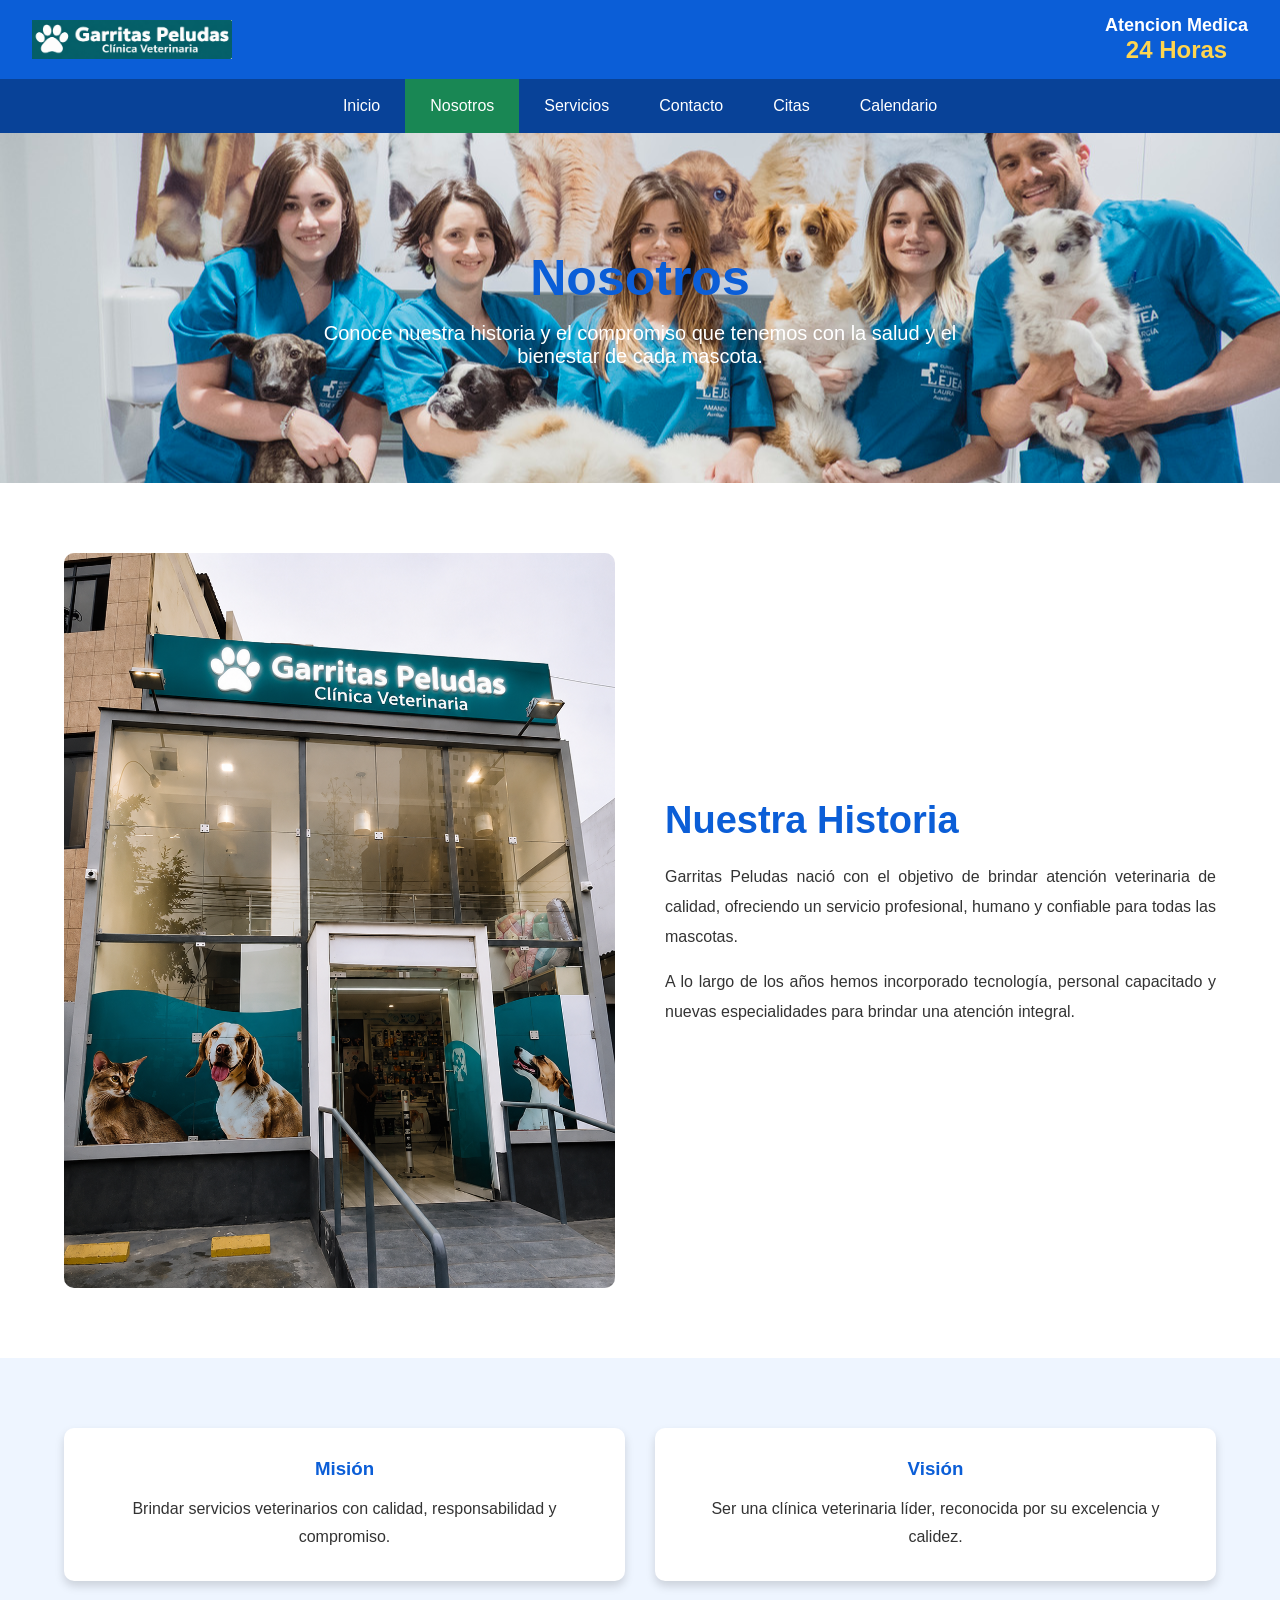
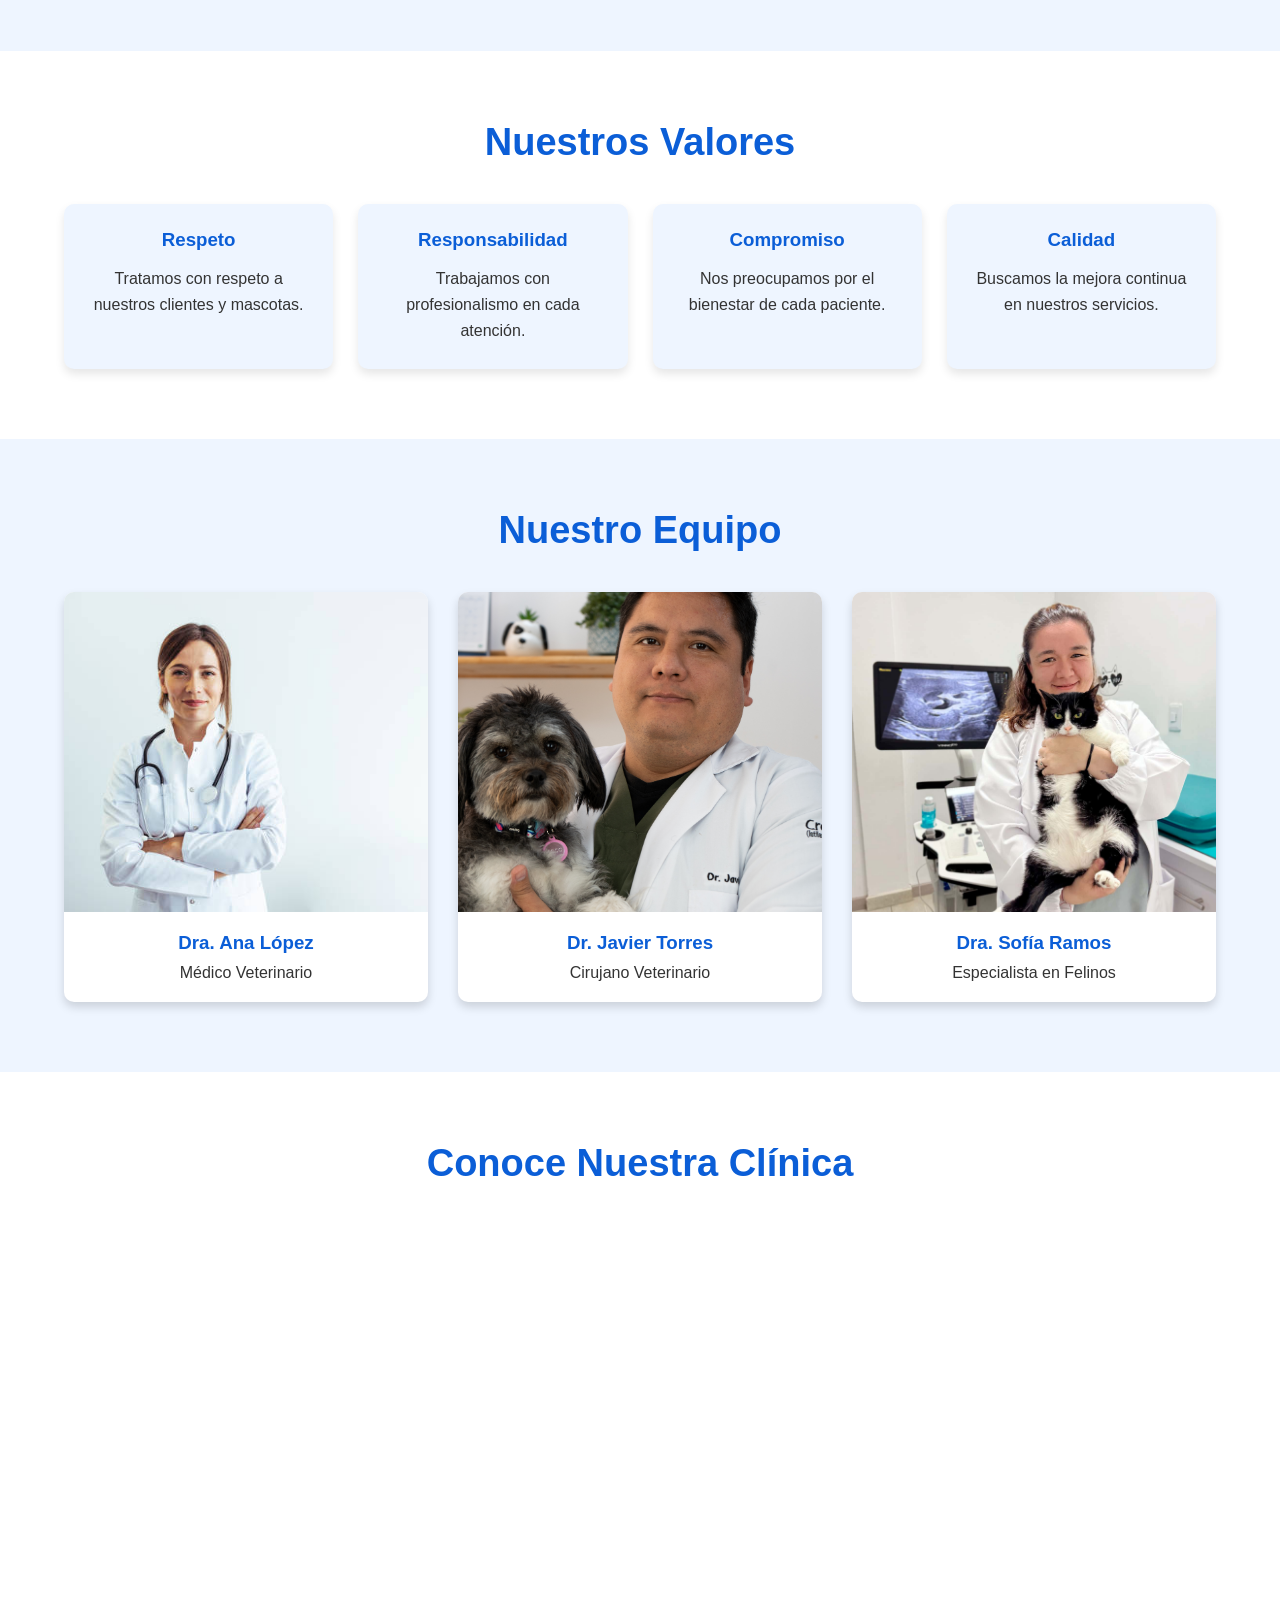
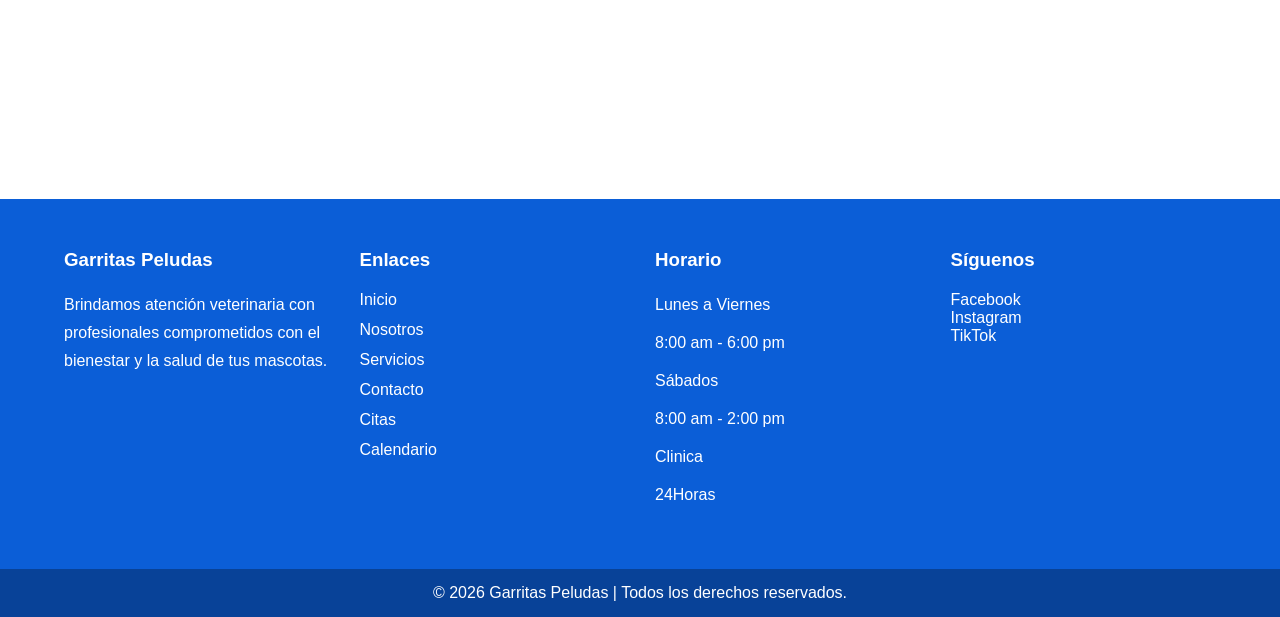
<file: pages/nosotros.html>
<!DOCTYPE html>
<html lang="es">

<head>

    <meta charset="UTF-8">

    <meta name="viewport" content="width=device-width, initial-scale=1.0">

    <title>Garritas Peludas | Clínica Veterinaria</title>

    <link rel="stylesheet" href="../css/estilos_nosotros.css">
    <link rel="stylesheet" href="../css/estilos_general.css">
    <link rel="stylesheet" href="../css/animaciones.css">

</head>

<body>

    <!-- HEADER -->

    <header>
        <div class="contenedor-header">
            <div class="logo">
                <a href="../index.html">
                    <img src="../img/logo1.png" alt="Garritas Peludas">
                </a>

            </div>

            <div class="atencion">
                <p>Atencion Medica </p>
                <p>24 Horas</p>
            </div>
            <div class="menu-hamburguesa" id="btnMenu">

                ☰

            </div>

        </div>

    </header>

    <!-- MENÚ -->

    <nav id="menu">

        <ul class="menu">

            <li><a href="../index.html">Inicio</a></li>
            <li><a href="../pages/nosotros.html" class="activo">Nosotros</a></li>
            <li><a href="../pages/servicios.html">Servicios</a></li>
            <li><a href="../pages/contacto.html">Contacto</a></li>
            <li><a href="../pages/cita.html">Citas</a></li>
            <li><a href="../pages/calendario.html">Calendario</a></li>

        </ul>

    </nav>

    <!-- CONTENIDO -->
    <main>

        <!-- Banner -->
        <section id="banner-nosotros">

            <div class="banner-texto">

                <h2>Nosotros</h2>
                <p>
                    Conoce nuestra historia y el compromiso que tenemos
                    con la salud y el bienestar de cada mascota.
                </p>
            </div>
        </section>

        <!-- Historia -->

        <section id="historia">
            <div class="contenedor">
                <div class="historia-grid">
                    <div class="historia-imagen">
                        <img src="../img/CLINICA_GARRITAS.png" alt="Historia">
                    </div>

                    <div class="historia-texto">

                        <h2>Nuestra Historia</h2>
                        <p>
                            Garritas Peludas nació con el objetivo de brindar
                            atención veterinaria de calidad, ofreciendo un servicio
                            profesional, humano y confiable para todas las mascotas.
                        </p>
                        <p>
                            A lo largo de los años hemos incorporado tecnología,
                            personal capacitado y nuevas especialidades para brindar
                            una atención integral.
                        </p>

                    </div>
                </div>
            </div>

        </section>

        <!-- Misión y Visión -->

        <section id="mision-vision">

            <div class="contenedor">

                <div class="mision-grid">

                    <article class="caja">

                        <h3>Misión</h3>

                        <p>
                            Brindar servicios veterinarios con calidad,
                            responsabilidad y compromiso.
                        </p>

                    </article>

                    <article class="caja">

                        <h3>Visión</h3>

                        <p>
                            Ser una clínica veterinaria líder,
                            reconocida por su excelencia y calidez.
                        </p>

                    </article>

                </div>

            </div>

        </section>

        <!-- Valores -->

        <section id="valores">

            <div class="contenedor">

                <h2>Nuestros Valores</h2>

                <div class="valores-grid">

                    <article class="valor">

                        <h3>Respeto</h3>

                        <p>Tratamos con respeto a nuestros clientes y mascotas.</p>

                    </article>

                    <article class="valor">

                        <h3>Responsabilidad</h3>

                        <p>Trabajamos con profesionalismo en cada atención.</p>

                    </article>

                    <article class="valor">

                        <h3>Compromiso</h3>

                        <p>Nos preocupamos por el bienestar de cada paciente.</p>

                    </article>

                    <article class="valor">

                        <h3>Calidad</h3>

                        <p>Buscamos la mejora continua en nuestros servicios.</p>

                    </article>

                </div>

            </div>

        </section>

        <!-- Equipo -->

        <section id="equipo">

            <div class="contenedor">

                <h2>Nuestro Equipo</h2>

                <div class="equipo-grid">

                    <article class="doctor">

                        <img src="../img/doctor1.jpg" alt="Veterinario">

                        <h3>Dra. Ana López</h3>

                        <p>Médico Veterinario</p>

                    </article>

                    <article class="doctor">

                        <img src="../img/doctor2.jpg" alt="Veterinario">

                        <h3>Dr. Javier Torres</h3>

                        <p>Cirujano Veterinario</p>

                    </article>

                    <article class="doctor">

                        <img src="../img/doctor3.jpg" alt="Veterinario">

                        <h3>Dra. Sofía Ramos</h3>

                        <p>Especialista en Felinos</p>

                    </article>

                </div>

            </div>

        </section>

        <!-- Video -->

        <section id="video">

            <div class="contenedor">

                <h2>Conoce Nuestra Clínica</h2>

                <iframe src="https://www.youtube.com/embed/4jKb6MflPKk?si=5scPnwEdbNn3qOAX" title="YouTube video player"
                    frameborder="0"
                    allow="accelerometer; autoplay; clipboard-write; encrypted-media; gyroscope; picture-in-picture; web-share"
                    referrerpolicy="strict-origin-when-cross-origin" allowfullscreen" title="Video" allowfullscreen>

                </iframe>

            </div>

        </section>

    </main>

    <!-- FOOTER -->

    <footer>

        <div class="contenedor-footer">

            <div class="footer-columna">

                <h3>Garritas Peludas</h3>

                <p>
                    Brindamos atención veterinaria con profesionales
                    comprometidos con el bienestar y la salud de tus mascotas.
                </p>

            </div>

            <div class="footer-columna">

                <h3>Enlaces</h3>

                <ul>

                    <li><a href="../index.html">Inicio</a></li>

                    <li><a href="../pages/nosotros.html">Nosotros</a></li>

                    <li><a href="../pages/servicios.html">Servicios</a></li>
                    <li><a href="../pages/contacto.html">Contacto</a></li>
                    <li><a href="../pages/cita.html">Citas</a></li>
                    <li><a href="../pages/calendario.html">Calendario</a></li>
                    

                </ul>

            </div>

            <div class="footer-columna">

                <h3>Horario</h3>

                <p>Lunes a Viernes</p>

                <p>8:00 am - 6:00 pm</p>

                <p>Sábados</p>

                <p>8:00 am - 2:00 pm</p>

                <p>Clinica</p>

                <p>24Horas</p>

            </div>

            <div class="footer-columna">

                <h3>Síguenos</h3>

                <a href="#">Facebook</a><br>

                <a href="#">Instagram</a><br>

                <a href="#">TikTok</a>

            </div>

        </div>

        <div class="copy">

            <p>

                © 2026 Garritas Peludas | Todos los derechos reservados.

            </p>

        </div>

    </footer>

    <script src="../js/menu.js"></script>

</body>

</html>
</file>
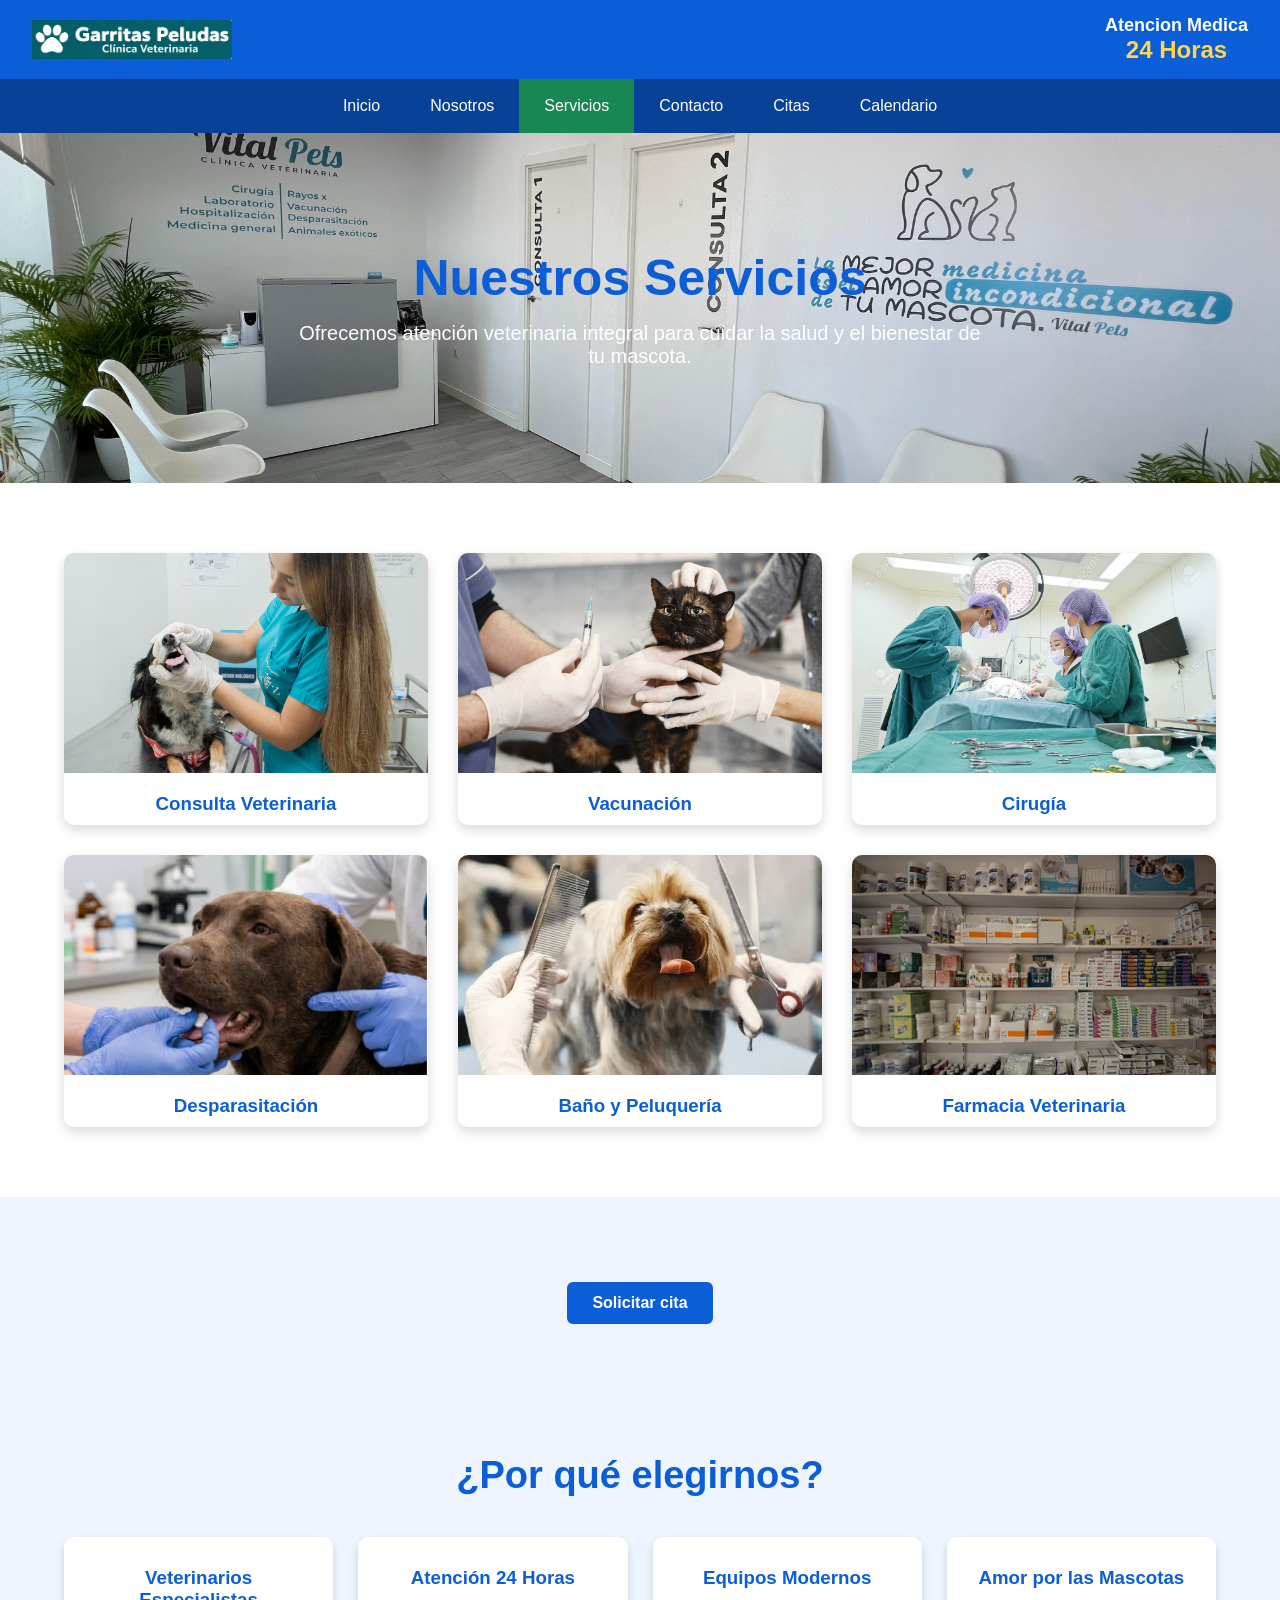
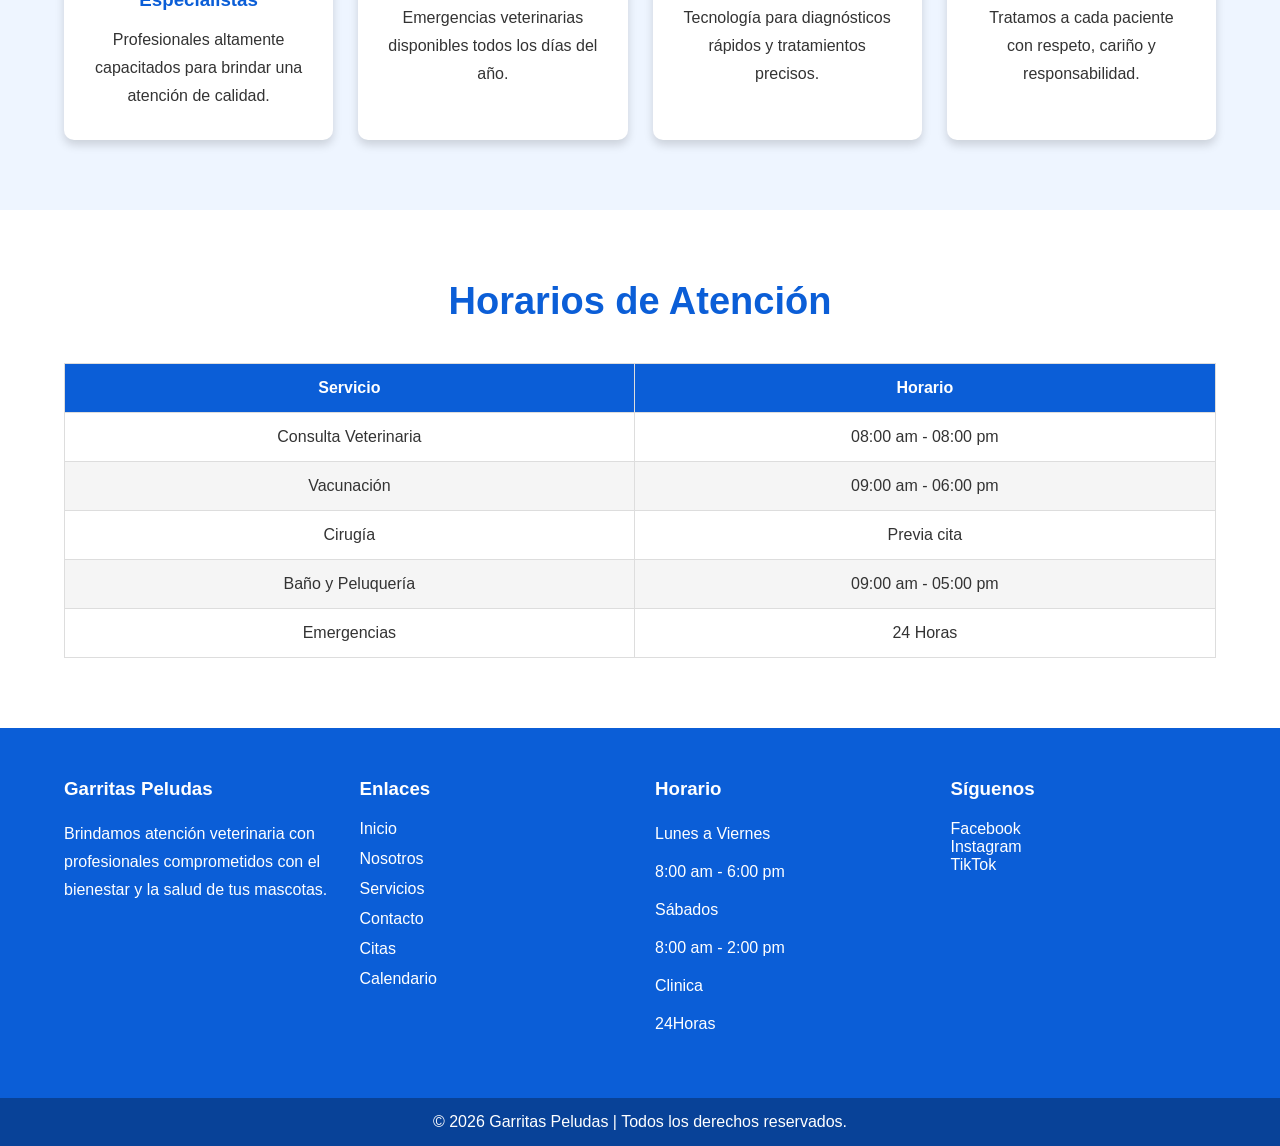
<file: pages/servicios.html>
<!DOCTYPE html>
<html lang="es">

<head>

    <meta charset="UTF-8">

    <meta name="viewport" content="width=device-width, initial-scale=1.0">

    <title>Garritas Peludas | Clínica Veterinaria</title>

    <link rel="stylesheet" href="../css/estilos_servicio.css">
    <link rel="stylesheet" href="../css/estilos_general.css">
    <link rel="stylesheet" href="../css/animaciones.css">

</head>

<body>

    <!-- HEADER -->

    <header>

        <div class="contenedor-header">

            <div class="logo">

                <a href="../index.html">

                    <img src="../img/logo1.png" alt="Garritas Peludas">

                </a>

            </div>

            <div class="atencion">
                <p>Atencion Medica </p>
                <p>24 Horas</p>
            </div>
            <div class="menu-hamburguesa" id="btnMenu">

                ☰

            </div>

        </div>

    </header>

    <!-- MENÚ -->

    <nav id="menu">

        <ul class="menu">

            <li><a href="../index.html">Inicio</a></li>
            <li><a href="../pages/nosotros.html">Nosotros</a></li>
            <li><a href="../pages/servicios.html" class="activo">Servicios</a></li>
            <li><a href="../pages/contacto.html">Contacto</a></li>
            <li><a href="../pages/cita.html">Citas</a></li>
            <li><a href="../pages/calendario.html">Calendario</a></li>

        </ul>

    </nav>

    <!-- CONTENIDO -->

    <main>

        <!-- Banner -->

        <section id="banner-servicios">

            <div class="banner-texto">

                <h2>Nuestros Servicios</h2>

                <p>
                    Ofrecemos atención veterinaria integral para cuidar la salud y el bienestar de tu mascota.
                </p>

            </div>

        </section>

        <!-- Servicios -->

        <section id="servicios">

            <div class="contenedor">


                <div class="servicios-grid">

                    <article class="card" onclick="mostrarServicio('consulta')">

                        <img src="../img/consulta1.jpg" alt="Consulta Veterinaria">

                        <h3>Consulta Veterinaria</h3>

                    </article>

                    <article class="card" onclick="mostrarServicio('vacunacion')">

                        <img src="../img/vacuna.jpg" alt="Vacunación">

                        <h3>Vacunación</h3>

                    </article>

                    <article class="card" onclick="mostrarServicio('cirugia')">

                        <img src="../img/cirugia2.jpg" alt="Cirugía">

                        <h3>Cirugía</h3>

                    </article>

                    <article class="card" onclick="mostrarServicio('desparasitacion')">

                        <img src="../img/desparacitacion.jpg" alt="Desparasitación">

                        <h3>Desparasitación</h3>

                    </article>

                    <article class="card" onclick="mostrarServicio('peluqueria')">

                        <img src="../img/bañoycorte.jpg" alt="Baño">

                        <h3>Baño y Peluquería</h3>

                    </article>

                    <article class="card" onclick="mostrarServicio('farmacia')">

                        <img src="../img/farmacia.jpg" alt="Farmacia">

                        <h3>Farmacia Veterinaria</h3>

                    </article>

                </div>

            </div>

        </section>

        <!-- Información del servicio -->

        <section id="informacion-servicio">

            <div class="contenedor">

                <h2 id="titulo-servicio"></h2>

                <p id="descripcion-servicio"></p>

                <a href="../pages/cita.html" id="boton-cita">
                    Solicitar cita
                </a>
            </div>
        </section>
        <!-- Beneficios -->

        <section id="beneficios">

            <div class="contenedor">

                <h2>¿Por qué elegirnos?</h2>

                <div class="beneficios-grid">

                    <article class="beneficio">

                        <h3>Veterinarios Especialistas</h3>

                        <p>
                            Profesionales altamente capacitados para brindar una atención de calidad.
                        </p>

                    </article>

                    <article class="beneficio">

                        <h3>Atención 24 Horas</h3>

                        <p>
                            Emergencias veterinarias disponibles todos los días del año.
                        </p>

                    </article>

                    <article class="beneficio">

                        <h3>Equipos Modernos</h3>

                        <p>
                            Tecnología para diagnósticos rápidos y tratamientos precisos.
                        </p>

                    </article>

                    <article class="beneficio">

                        <h3>Amor por las Mascotas</h3>

                        <p>
                            Tratamos a cada paciente con respeto, cariño y responsabilidad.
                        </p>

                    </article>

                </div>
            </div>
        </section>

        <!-- Horarios -->

        <section id="horarios">

            <div class="contenedor">

                <h2>Horarios de Atención</h2>

                <table>

                    <thead>

                        <tr>

                            <th>Servicio</th>
                            <th>Horario</th>

                        </tr>

                    </thead>

                    <tbody>

                        <tr>

                            <td>Consulta Veterinaria</td>
                            <td>08:00 am - 08:00 pm</td>

                        </tr>

                        <tr>

                            <td>Vacunación</td>
                            <td>09:00 am - 06:00 pm</td>

                        </tr>

                        <tr>

                            <td>Cirugía</td>
                            <td>Previa cita</td>

                        </tr>

                        <tr>

                            <td>Baño y Peluquería</td>
                            <td>09:00 am - 05:00 pm</td>

                        </tr>

                        <tr>

                            <td>Emergencias</td>
                            <td>24 Horas</td>

                        </tr>

                    </tbody>

                </table>

            </div>

        </section>

    </main>

    <!-- FOOTER -->

    <footer>

        <div class="contenedor-footer">

            <div class="footer-columna">

                <h3>Garritas Peludas</h3>

                <p>
                    Brindamos atención veterinaria con profesionales
                    comprometidos con el bienestar y la salud de tus mascotas.
                </p>

            </div>

            <div class="footer-columna">

                <h3>Enlaces</h3>

                <ul>

                    <li><a href="../index.html">Inicio</a></li>

                    <li><a href="../pages/nosotros.html">Nosotros</a></li>

                    <li><a href="../pages/servicios.html">Servicios</a></li>

                    <li><a href="../pages/contacto.html">Contacto</a></li>
                    <li><a href="../pages/cita.html">Citas</a></li>
                    <li><a href="../pages/calendario.html">Calendario</a></li>

                </ul>

            </div>

            <div class="footer-columna">

                <h3>Horario</h3>

                <p>Lunes a Viernes</p>

                <p>8:00 am - 6:00 pm</p>

                <p>Sábados</p>

                <p>8:00 am - 2:00 pm</p>

                <p>Clinica</p>

                <p>24Horas</p>

            </div>

            <div class="footer-columna">

                <h3>Síguenos</h3>

                <a href="#">Facebook</a><br>

                <a href="#">Instagram</a><br>

                <a href="#">TikTok</a>

            </div>

        </div>

        <div class="copy">

            <p>

                © 2026 Garritas Peludas | Todos los derechos reservados.

            </p>

        </div>

    </footer>

    <script src="../js/menu.js"></script>
    <script src="../js/servicios.js"></script>
</body>

</html>
</file>
<file: css/estilos_index.css>
/* Banner */

#banner{
    background-image: url("../img/banner.png");
    background-size: cover;
    background-position: center;
    background-repeat: no-repeat;
    height: 520px;
    display: flex;
    align-items: center;

}

.banner-texto{
    width: 45%;
    margin-left: 80px;
}

.banner-texto h2{
    font-size: 48px;
    color: #0B5ED7;
    margin-bottom: 20px;
}

.banner-texto p{
    font-size: 20px;
    color: #020202;
    line-height: 30px;
    margin-bottom: 30px;
}

/* Bienvenida */

#bienvenida{
    background-color: white;
}

.bienvenida-grid{
    display: grid;
    grid-template-columns: 1fr 1fr;
    gap: 50px;
    align-items: center;
}

.bienvenida-imagen img{
    border-radius: 10px;
    box-shadow: 0 5px 15px rgba(0,0,0,.2);
}

.bienvenida-texto h2{
    text-align: left;
    margin-bottom: 20px;
}

.bienvenida-texto p{
    text-align: justify;
    line-height: 30px;
    margin-bottom: 20px;
}

/* Servicios */

#servicios{
    background-color: #eef5ff;
}

.servicios-grid{
    display: grid;
    grid-template-columns: repeat(4,1fr);
    gap: 25px;
}

.card{
    background-color: white;
    border-radius: 10px;
    overflow: hidden;
    box-shadow: 0 5px 12px rgba(0,0,0,.15);
    transition: .3s;
}

.card:hover{
    transform: translateY(-10px);
}

.card img{
    height: 220px;
    object-fit: cover;
}

.card h3{
    text-align: center;
    color: #0B5ED7;
    margin: 20px 0 10px;
}

.card p{
    text-align: center;
    line-height: 25px;
    padding: 0 20px 25px;
}

/* Galería */

#galeria{
    background-color: white;
}

.galeria-grid{
    display: grid;
    grid-template-columns: repeat(3,1fr);
    gap: 20px;
}

.galeria-grid img{
    width: 100%;
    height: 250px;
    object-fit: cover;
    border-radius: 10px;
    transition: .3s;
    cursor: pointer;
}

.galeria-grid img:hover{
    transform: scale(1.05);
}

/* Video */

#video{
    background-color: #eef5ff;
}

#video iframe{
    width: 100%;
    height: 550px;
    border: none;
    border-radius: 10px;
}

/* Mapa */

#mapa{
    background-color: white;
}

#mapa iframe{
    width: 100%;
    height: 450px;
    border: none;
    border-radius: 10px;
}

/* Tablet */

@media(max-width:992px){

    .banner-texto{
        width: 60%;
        margin-left: 40px;
    }

    .banner-texto h2{
        font-size: 40px;
    }

    .bienvenida-grid{
        grid-template-columns: 1fr;
    }

    .servicios-grid{
        grid-template-columns: repeat(2,1fr);
    }

    .galeria-grid{
        grid-template-columns: repeat(2,1fr);
    }

    #video iframe{
        height: 420px;
    }

    #mapa iframe{
        height: 350px;
    }

}

/* Celular */

@media(max-width:768px){

    #banner{
        height: auto;
        padding: 80px 20px;
        background-position: center;
    }

    .banner-texto{
        width: 100%;
        margin: 0;
        text-align: center;
    }

    .banner-texto h2{
        font-size: 32px;
    }

    .banner-texto p{
        font-size: 18px;
    }

    .bienvenida-grid{
        grid-template-columns: 1fr;
    }

    .bienvenida-texto h2{
        text-align: center;
    }

    .bienvenida-texto p{
        text-align: center;
    }

    .servicios-grid{
        grid-template-columns: 1fr;
    }

    .galeria-grid{
        grid-template-columns: 1fr;
    }

    #video iframe{
        height: 250px;
    }

    #mapa iframe{
        height: 250px;
    }

}
</file>
<file: css/estilos_general.css>
/* General */

*{
    margin: 0;
    padding: 0;
    box-sizing: border-box;
}

html{
    scroll-behavior: smooth;
}

body{
    font-family: Arial, Helvetica, sans-serif;
    background-color: #f5f5f5;
    color: #333;
}

img{
    width: 100%;
    display: block;
}

ul{
    list-style: none;
}

a{
    text-decoration: none;
}

.contenedor{
    width: 90%;
    max-width: 1200px;
    margin: auto;
}

section{
    padding: 70px 0;
}

section h2{
    text-align: center;
    font-size: 38px;
    color: #0B5ED7;
    margin-bottom: 40px;
}

/* Header */

header{
    background-color: #0B5ED7;
    color: white;
    position: sticky;
    top: 0;
    z-index: 1000;
}

.contenedor-header{
    width: 95%;
    max-width: 1400px;
    margin: auto;
    display: flex;
    justify-content: space-between;
    align-items: center;
    padding: 15px 0;
}

.logo{
    display: flex;
    align-items: center;
}

.logo img{
    width: 200px;
    margin-right: 15px;
}

.nombre-clinica h1{
    font-size: 32px;
}

.nombre-clinica p{
    font-size: 17px;
    margin-top: 5px;
}

/* Atención */

.atencion{
    text-align: center;
}

.atencion p:first-child{
    font-size: 18px;
    font-weight: bold;
}

.atencion p:last-child{
    font-size: 24px;
    font-weight: bold;
    color: #FFD54F;
}

/* Menú */

nav{
    background-color: #084298;
}

.menu{
    width: 95%;
    max-width: 1400px;
    margin: auto;
    display: flex;
    justify-content: center;
}

.menu li a{
    display: block;
    color: white;
    padding: 18px 25px;
    transition: .3s;
}

.menu li a:hover{
    background-color: #198754;
}

.menu li a.activo{
    background-color: #198754;
}

/* Menú hamburguesa */

.menu-hamburguesa{
    display: none;
    font-size: 35px;
    cursor: pointer;
    color: white;
}

/* Botón */

.boton{
    display: inline-block;
    background-color: #0B5ED7;
    color: white;
    padding: 15px 30px;
    border-radius: 8px;
    transition: .3s;
}

.boton:hover{
    background-color: #084298;
    transform: translateY(-3px);
}

/* Footer */

footer{
    background-color: #0B5ED7;
    color: white;
}

.contenedor-footer{
    width: 90%;
    max-width: 1200px;
    margin: auto;
    padding: 50px 0;
    display: flex;
    justify-content: space-between;
    gap: 30px;
    flex-wrap: wrap;
}

.footer-columna{
    flex: 1;
    min-width: 220px;
}

.footer-columna h3{
    margin-bottom: 20px;
}

.footer-columna p{
    line-height: 28px;
    margin-bottom: 10px;
}

.footer-columna ul li{
    margin-bottom: 12px;
}

.footer-columna a{
    color: white;
    transition: .3s;
}

.footer-columna a:hover{
    color: #FFD54F;
}

.copy{
    background-color: #084298;
    text-align: center;
    padding: 15px;
}

/* Tablet */

@media(max-width:992px){

    .contenedor-header{
        flex-wrap: wrap;
        justify-content: center;
        gap: 20px;
    }

    .menu{
        flex-wrap: wrap;
    }

}

/* Celular */

@media(max-width:768px){

    .contenedor-header{
        justify-content: space-between;
    }

    .atencion{
        display: none;
    }

    .menu-hamburguesa{
        display: block;
    }

    nav{
        display: none;
    }

    nav.activo{
        display: block;
    }

    .menu{
        flex-direction: column;
        width: 100%;
    }

    .menu li{
        width: 100%;
    }

    .menu li a{
        text-align: center;
        border-top: 1px solid rgba(255,255,255,.2);
    }

    .contenedor-footer{
        flex-direction: column;
        text-align: center;
    }

}
</file>
<file: css/animaciones.css>
/* Botones */

.boton{
    transition: .3s;
}

.boton:hover{
    transform: translateY(-3px);
}

/* Menú */

.menu li a{
    transition: .3s;
}

.menu li a:hover{
    background-color: #198754;
}

/* Tarjetas */

.card,
.caja,
.valor,
.doctor{
    transition: .3s;
}

.card:hover,
.caja:hover,
.doctor:hover{
    transform: translateY(-10px);
}

.valor:hover{
    transform: scale(1.05);
}

/* Imágenes */

.galeria-grid img,
.doctor img,
.card img{
    transition: .4s;
}

.galeria-grid img:hover{
    transform: scale(1.05);
}

/* Enlaces Footer */

.footer-columna a{
    transition: .3s;
}

.footer-columna a:hover{
    color: #FFD54F;
}

/* Logo */

.logo img{
    transition: .3s;
}

.logo img:hover{
    transform: rotate(-5deg) scale(1.08);
}

/* Redes sociales */

.redes a{
    transition: .3s;
}

.redes a:hover{
    transform: translateY(-5px);
}

/* Sombras */

.card:hover,
.caja:hover,
.doctor:hover,
.valor:hover{
    box-shadow: 0 10px 20px rgba(0,0,0,.2);
}
</file>
<file: css/estilos_calendario.css>
/*    CALENDARIO DE CITAS */

#calendario {
    padding: 50px 20px;
    background-color: #f1f6ff;
    min-height: 500px;
}

#calendario .contenedor {
    max-width: 900px;
    margin: auto;
    text-align: center;
}

#calendario h2 {
    color: #0645a5;
    font-size: 36px;
    margin-bottom: 15px;
}

#calendario .contenedor > p {
    font-size: 18px;
    margin-bottom: 35px;
}


/*    CONSULTA DE FECHA */

.consulta-fecha {
    background-color: white;
    padding: 25px;
    border-radius: 10px;
    box-shadow: 0 3px 10px rgba(0, 0, 0, 0.15);

    max-width: 600px;
    margin: 0 auto 30px auto;
}

.consulta-fecha label {
    display: block;
    text-align: left;

    color: #0645a5;
    font-weight: bold;

    margin-bottom: 10px;
}

.consulta-fecha input[type="date"] {
    width: 100%;
    padding: 12px;

    border: 1px solid #ccc;
    border-radius: 5px;

    font-size: 16px;

    box-sizing: border-box;
}

.consulta-fecha input[type="button"] {
    margin-top: 20px;

    background-color: #0066cc;
    color: white;

    border: none;
    border-radius: 5px;

    padding: 12px 25px;

    font-size: 16px;
    cursor: pointer;
}

.consulta-fecha input[type="button"]:hover {
    background-color: #004c99;
}


/*    RESULTADO DEL CALENDARIO */

#resultadoCalendario {
    background-color: white;

    padding: 30px;

    border-radius: 10px;

    box-shadow: 0 3px 10px rgba(0, 0, 0, 0.15);

    max-width: 700px;

    margin: 0 auto 30px auto;
}

#resultadoCalendario h3 {
    color: #0645a5;

    font-size: 24px;

    margin-bottom: 25px;
}


/*    LISTA DE HORARIOS */

#listaHorarios {
    display: flex;
    flex-wrap: wrap;

    justify-content: center;

    gap: 15px;
}

.horario {
    width: 130px;

    padding: 15px 10px;

    border-radius: 8px;

    font-weight: bold;

    text-align: center;
}


/* HORARIO DISPONIBLE */

.disponible {
    background-color: #d4edda;

    color: #155724;

    border: 1px solid #b7dfbf;
}


/* HORARIO OCUPADO */

.ocupado {
    background-color: #f8d7da;

    color: #721c24;

    border: 1px solid #f1b0b7;
}


/*    INFORMACIÓN */

.informacion-calendario {
    max-width: 700px;

    margin: 0 auto 30px auto;

    padding: 20px;

    background-color: #ffffff;

    border-left: 5px solid #0066cc;

    border-radius: 5px;

    text-align: left;

    box-shadow: 0 2px 8px rgba(0, 0, 0, 0.10);
}

.informacion-calendario p {
    margin: 8px 0;
}


/*    BOTÓN SOLICITAR CITA */

.boton-cita {
    margin-top: 25px;
}

.boton-cita a {
    display: inline-block;

    background-color: #0066cc;

    color: white;

    text-decoration: none;

    padding: 12px 25px;

    border-radius: 5px;

    font-weight: bold;
}

.boton-cita a:hover {
    background-color: #004c99;
}


/*DISEÑO RESPONSIVO*/

/*    TABLET */

@media (min-width: 761px) and (max-width: 1024px) {

    #calendario {
        padding: 40px 25px;
    }

    #calendario h2 {
        font-size: 32px;
    }

    #calendario .contenedor > p {
        font-size: 17px;
    }

    .consulta-fecha,
    #resultadoCalendario,
    .informacion-calendario {
        max-width: 750px;
    }

    .horario {
        width: 120px;
    }

}
/*    CELULAR */
@media (max-width: 768px) {

    #calendario {
        padding: 30px 15px;
    }

    #calendario h2 {
        font-size: 28px;
    }

    #calendario .contenedor > p {
        font-size: 16px;
    }

    .consulta-fecha,
    #resultadoCalendario {
        padding: 20px;
    }

    .horario {
        width: 110px;
    }

}
</file>
<file: css/estilos_cita.css>
/* Página de citas */

#cita{
    background-color: #eef5ff;
}

#cita p{
    text-align: center;
    margin-bottom: 30px;
}

/* Formulario */

#formulario-cita{
    width: 90%;
    max-width: 700px;
    margin: auto;
    background-color: white;
    padding: 35px;
    border-radius: 10px;
    box-shadow: 0 5px 15px rgba(0,0,0,.15);
}

/* Etiquetas */

#formulario-cita label{
    display: block;
    color: #0B5ED7;
    font-weight: bold;
    margin-bottom: 8px;
}

/* Campos */

#formulario-cita input[type="text"],
#formulario-cita input[type="date"],
#formulario-cita input[type="time"],
#formulario-cita select,
#formulario-cita textarea{
    width: 100%;
    padding: 12px;
    margin-bottom: 20px;
    border: 1px solid #cccccc;
    border-radius: 6px;
    font-family: Arial, Helvetica, sans-serif;
    font-size: 16px;
}

/* Campos al seleccionarlos */

#formulario-cita input:focus,
#formulario-cita select:focus,
#formulario-cita textarea:focus{
    outline: none;
    border-color: #0B5ED7;
    box-shadow: 0 0 5px rgba(11,94,215,.25);
}

/* Botones */

.botones{
    text-align: center;
    margin-top: 10px;
}

.botones input{
    background-color: #0B5ED7;
    color: white;
    border: none;
    padding: 12px 25px;
    margin: 5px;
    border-radius: 6px;
    cursor: pointer;
    font-weight: bold;
    transition: .3s;
}

.botones input:hover{
    background-color: #084298;
    transform: translateY(-2px);
}

/* Ventana modal */

.modal {
    display: none;
    position: fixed;
    inset: 0;

    width: 100%;
    height: 100%;

    background-color: rgba(0, 0, 0, 0.5);

    justify-content: center;
    align-items: center;

    z-index: 9999;
}

/* Contenido del modal */

.modal-contenido {
    background-color: white;

    width: 400px;
    max-width: 90%;

    padding: 30px;

    border-radius: 10px;

    text-align: center;

    box-shadow: 0 5px 20px rgba(0, 0, 0, 0.3);
}

/* Título */

.modal-contenido h3 {
    margin-bottom: 20px;
}

/* Mensaje */

.modal-contenido p {
    line-height: 1.8;
}

/* Botón */

.modal-contenido button {
    margin-top: 20px;

    padding: 10px 25px;

    border: none;
    border-radius: 5px;

    background-color: #1261d6;
    color: white;

    cursor: pointer;
}

/* Celular */

@media(max-width:768px){

    #formulario-cita{
        width: 95%;
        padding: 25px;
    }

    #formulario-cita input,
    #formulario-cita select,
    #formulario-cita textarea{
        font-size: 15px;
    }

    .modal-contenido{
        width: 90%;
        padding: 25px 20px;
    }

    .modal-contenido h3{
        font-size: 20px;
    }

    .modal-contenido p{
        font-size: 15px;
        line-height: 1.6;
    }

    .modal-contenido button{
        width: 100%;
    }
}
</file>
<file: css/estilos_contacto.css>
/* Banner */

#banner-contacto{
    background: url("/img/contactanos.jpg") center center/cover no-repeat;
    height: 350px;
    display: flex;
    justify-content: center;
    align-items: center;
    text-align: center;
}

.banner-texto{
    color: white;
}

.banner-texto h2{
    font-size: 50px;
    margin-bottom: 15px;
}

.banner-texto p{
    font-size: 20px;
    max-width: 700px;
    margin: auto;
   color: #060606;
}

/* Información */

#informacion{
    background-color: #ffffff;
}

.info-grid{
    display: grid;
    grid-template-columns: repeat(4,1fr);
    gap: 25px;
}

.info{
    background: #eef5ff;
    padding: 30px;
    border-radius: 10px;
    text-align: center;
    box-shadow: 0 5px 10px rgba(0,0,0,.15);
}

.info h3{
    color: #0B5ED7;
    margin-bottom: 15px;
}

.info p{
    line-height: 28px;
}

.boton-mensajes{
    display: block;
    width: 45px;
    height: 45px;
    line-height: 45px;
    text-align: center;
    margin: 15px auto 0;
    border: 2px solid #0B5ED7;
    border-radius: 50%;
    text-decoration: none;
    font-size: 22px;
}

.boton-mensajes:hover{
    background-color: #0B5ED7;
}
/* Formulario */

#formulario{
    background-color: #eef5ff;
}

form{
    background: white;
    padding: 40px;
    border-radius: 10px;
    box-shadow: 0 5px 15px rgba(0,0,0,.15);
}

.form-grid{
    display: grid;
    grid-template-columns: repeat(2,1fr);
    gap: 25px;
    margin-bottom: 20px;
}

label{
    display: block;
    font-weight: bold;
    margin-bottom: 8px;
    color: #0B5ED7;
}

input,
textarea{
    width: 100%;
    padding: 12px;
    border: 1px solid #cccccc;
    border-radius: 6px;
    font-size: 16px;
}

input:focus,
textarea:focus{
    outline: none;
    border-color: #0B5ED7;
}

textarea{
    resize: vertical;
    margin-bottom: 20px;
}

button{
    border: none;
    cursor: pointer;
}

/* Modal */

.modal{
    display: none;
    position: fixed;
    top: 0;
    left: 0;
    width: 100%;
    height: 100%;
    background: rgba(0,0,0,.5);
    justify-content: center;
    align-items: center;
    z-index: 1000;
}

.modal-contenido{
    background: white;
    width: 400px;
    padding: 30px;
    border-radius: 10px;
    text-align: center;
    box-shadow: 0 5px 15px rgba(0,0,0,.3);
}

.modal-contenido h3{
    color: #0B5ED7;
    margin-bottom: 20px;
}

.modal-contenido p{
    line-height: 28px;
    margin-bottom: 20px;
}

.modal-contenido button{
    background: #0B5ED7;
    color: white;
    padding: 10px 25px;
    border-radius: 6px;
}

/* Mapa */

#mapa{
    background-color: white;
}

#mapa iframe{
    width: 100%;
    height: 450px;
    border: none;
    border-radius: 10px;
}

/* Tablet */

@media(max-width:992px){

    .info-grid{
        grid-template-columns: repeat(2,1fr);
    }

    .form-grid{
        grid-template-columns: 1fr;
    }

}

/* Celular */

@media(max-width:768px){

    #banner-contacto{
        height: 250px;
        padding: 20px;
    }

    .banner-texto h2{
        font-size: 35px;
    }

    .banner-texto p{
        font-size: 16px;
    }

    .info-grid{
        grid-template-columns: 1fr;
    }

    form{
        padding: 25px;
    }

    #mapa iframe{
        height: 250px;
    }

}
</file>
<file: css/estilos_mensajes.css>
/* Panel interno */

#mensajes{
    background-color: #eef5ff;
    min-height: 600px;
    padding: 50px 0;
}

/* Encabezado */

.encabezado-panel{
    text-align: center;
    margin-bottom: 35px;
}

.encabezado-panel h2{
    color: #0B5ED7;
    font-size: 32px;
    margin-bottom: 10px;
}

.encabezado-panel p{
    font-size: 17px;
}


/* Mensajes */

.mensaje{
    background-color: white;
    padding: 25px;
    margin-bottom: 20px;
    border-radius: 10px;
    box-shadow: 0 5px 15px rgba(0,0,0,.15);
    border-left: 5px solid #0B5ED7;
}

.mensaje h3{
    color: #0B5ED7;
    margin-bottom: 15px;
}

.mensaje p{
    margin: 8px 0;
}


/* Panel interno */

.panel-titulo{
    text-align: right;
}

.panel-titulo p:first-child{
    color: white;
    font-size: 18px;
    margin: 0;
}

.panel-titulo p:last-child{
    color: #FFD21F;
    font-size: 20px;
    font-weight: bold;
    margin: 3px 0 0;
}

/* Botón volver */

.boton-volver{
    display: inline-block;
    margin-top: 20px;
    padding: 12px 25px;
    background-color: #0B5ED7;
    color: white;
    text-decoration: none;
    border-radius: 6px;
    font-weight: bold;
}

.boton-volver:hover{
    background-color: #084298;
}

/* Responsive */

@media(max-width:768px){

    #mensajes{
        padding: 30px 15px;
    }

    .encabezado-panel h2{
        font-size: 26px;
    }

    .mensaje{
        padding: 20px;
    }

}
</file>
<file: css/estilos_nosotros.css>
/* Banner Nosotros */

#banner-nosotros{
    background: url("/img/banner-nosotros.jpeg") center center/cover no-repeat;
    height: 350px;
    display: flex;
    justify-content: center;
    align-items: center;
    text-align: center;
}

.banner-texto{
    color: white;
}

.banner-texto h2{
    font-size: 50px;
    margin-bottom: 15px;
}

.banner-texto p{
    font-size: 20px;
    max-width: 700px;
}

/* Historia */

#historia{
    background: white;
}

.historia-grid{
    display: grid;
    grid-template-columns: 1fr 1fr;
    gap: 50px;
    align-items: center;
}

.historia-imagen img{
    width: 100%;
    border-radius: 10px;
}

.historia-texto h2{
    text-align: left;
    margin-bottom: 20px;
}

.historia-texto p{
    line-height: 30px;
    text-align: justify;
    margin-bottom: 15px;
}

/* Misión y Visión */

#mision-vision{
    background: #eef5ff;
}

.mision-grid{
    display: grid;
    grid-template-columns: repeat(2,1fr);
    gap: 30px;
}

.caja{
    background: white;
    padding: 30px;
    border-radius: 10px;
    box-shadow: 0 5px 10px rgba(0,0,0,.15);
}

.caja h3{
    text-align: center;
    color: #0B5ED7;
    margin-bottom: 15px;
}

.caja p{
    text-align: center;
    line-height: 28px;
}

/* Valores */

#valores{
    background: white;
}

.valores-grid{
    display: grid;
    grid-template-columns: repeat(4,1fr);
    gap: 25px;
}

.valor{
    background: #eef5ff;
    padding: 25px;
    border-radius: 10px;
    text-align: center;
    box-shadow: 0 5px 10px rgba(0,0,0,.10);
}

.valor h3{
    color: #0B5ED7;
    margin-bottom: 15px;
}

.valor p{
    line-height: 26px;
}

/* Equipo */

#equipo{
    background: #eef5ff;
}

.equipo-grid{
    display: grid;
    grid-template-columns: repeat(3,1fr);
    gap: 30px;
}

.doctor{
    background: white;
    border-radius: 10px;
    overflow: hidden;
    text-align: center;
    box-shadow: 0 5px 10px rgba(0,0,0,.15);
}

.doctor img{
    width: 100%;
    height: 320px;
    object-fit: cover;
}

.doctor h3{
    margin: 20px 0 10px;
    color: #0B5ED7;
}

.doctor p{
    margin-bottom: 20px;
}

/* Video */

#video{
    background: white;
}

#video iframe{
    width: 100%;
    height: 500px;
    border: none;
    border-radius: 10px;
}

/* Tablet */

@media(max-width:992px){

    .historia-grid{
        grid-template-columns: 1fr;
    }

    .mision-grid{
        grid-template-columns: 1fr;
    }

    .valores-grid{
        grid-template-columns: repeat(2,1fr);
    }

    .equipo-grid{
        grid-template-columns: repeat(2,1fr);
    }

    #video iframe{
        height: 400px;
    }

}

/* Celular */

@media(max-width:768px){

    #banner-nosotros{
        height: 250px;
        padding: 20px;
    }

    .banner-texto h2{
        font-size: 35px;
    }

    .banner-texto p{
        font-size: 16px;
    }

    .historia-grid,
    .mision-grid,
    .valores-grid,
    .equipo-grid{
        grid-template-columns: 1fr;
    }

    .historia-texto h2{
        text-align: center;
    }

    .historia-texto p{
        text-align: center;
    }

    #video iframe{
        height: 250px;
    }

}
</file>
<file: css/estilos_servicio.css>
/* Banner */

#banner-servicios{
    background: url("/img/salaespera1.jpeg") center center/cover no-repeat;
    height: 350px;
    display: flex;
    justify-content: center;
    align-items: center;
    text-align: center;
}

.banner-texto{
    color: white;
}

.banner-texto h2{
    font-size: 50px;
    margin-bottom: 15px;
}

.banner-texto p{
    font-size: 20px;
    max-width: 700px;
    margin: auto;
    
}

/* Servicios */

#servicios{
    background-color: #ffffff;
}

.servicios-grid{
    display: grid;
    grid-template-columns: repeat(3,1fr);
    gap: 30px;
}

.card{
    background-color: white;
    border-radius: 10px;
    overflow: hidden;
     box-shadow: 0 5px 12px rgba(0,0,0,.15);
    text-align: center;
    cursor: pointer;
    transition: transform 0.4s ease, box-shadow 0.4s ease;
    position: relative;
}

.card img{
    width: 100%;
    height: 220px;
    object-fit: cover;
    transition: 0.3s ease;
}
.card:hover img{
    filter: brightness(0.50);
}

.card h3{
    color: #0B5ED7;
    margin: 20px 0 10px;
}

.card p{
    padding: 0 20px 25px;
    line-height: 28px;
}

/* Beneficios */

#beneficios{
    background-color: #eef5ff;
}

.beneficios-grid{
    display: grid;
    grid-template-columns: repeat(4,1fr);
    gap: 25px;
}

.beneficio{
    background-color: white;
    padding: 30px;
    border-radius: 10px;
    text-align: center;
    box-shadow: 0 5px 10px rgba(0,0,0,.15);
}

.beneficio h3{
    color: #0B5ED7;
    margin-bottom: 15px;
}

.beneficio p{
    line-height: 28px;
}

/* Horarios */

#horarios{
    background-color: white;
}

table{
    width: 100%;
    border-collapse: collapse;
    margin-top: 30px;
}

thead{
    background-color: #0B5ED7;
    color: white;
}

th,
td{
    border: 1px solid #dddddd;
    padding: 15px;
    text-align: center;
}

tbody tr:nth-child(even){
    background-color: #f5f5f5;
}

tbody tr:hover{
    background-color: #dbe8ff;
}

/* Tablet */

@media(max-width:992px){

    .servicios-grid{
        grid-template-columns: repeat(2,1fr);
    }

    .beneficios-grid{
        grid-template-columns: repeat(2,1fr);
    }

}

/* Celular */

@media(max-width:768px){

    #banner-servicios{
        height: 250px;
        padding: 20px;
    }

    .banner-texto h2{
        font-size: 35px;
    }

    .banner-texto p{
        font-size: 16px;
    }

    .servicios-grid{
        grid-template-columns: 1fr;
    }

    .beneficios-grid{
        grid-template-columns: 1fr;
    }

    table{
        font-size: 14px;
    }

    th,
    td{
        padding: 10px;
    }

}
/* Información del servicio */

#informacion-servicio{
    background-color: #eef5ff;
    text-align: center;
    padding: 60px 20px;
}

#informacion-servicio h2{
    color: #0B5ED7;
    margin-bottom: 20px;
    font-size: 36px;
}

#descripcion-servicio{
    max-width: 800px;
    margin: 0 auto 25px;
    line-height: 28px;
    font-size: 18px;
}

#boton-cita{
    display: inline-block;
    background-color: #0B5ED7;
    color: white;
    padding: 12px 25px;
    border-radius: 6px;
    text-decoration: none;
    font-weight: bold;
    transition: 0.3s;
}

#boton-cita:hover{
    background-color: #084298;
    transform: translateY(-2px);
}

.card:hover{
    transform: translateY(-5px);
   box-shadow: 0 12px 25px rgba(0,0,0,.30);
    
}
#informacion-servicio{
    scroll-margin-top: 20px;
}
</file>
